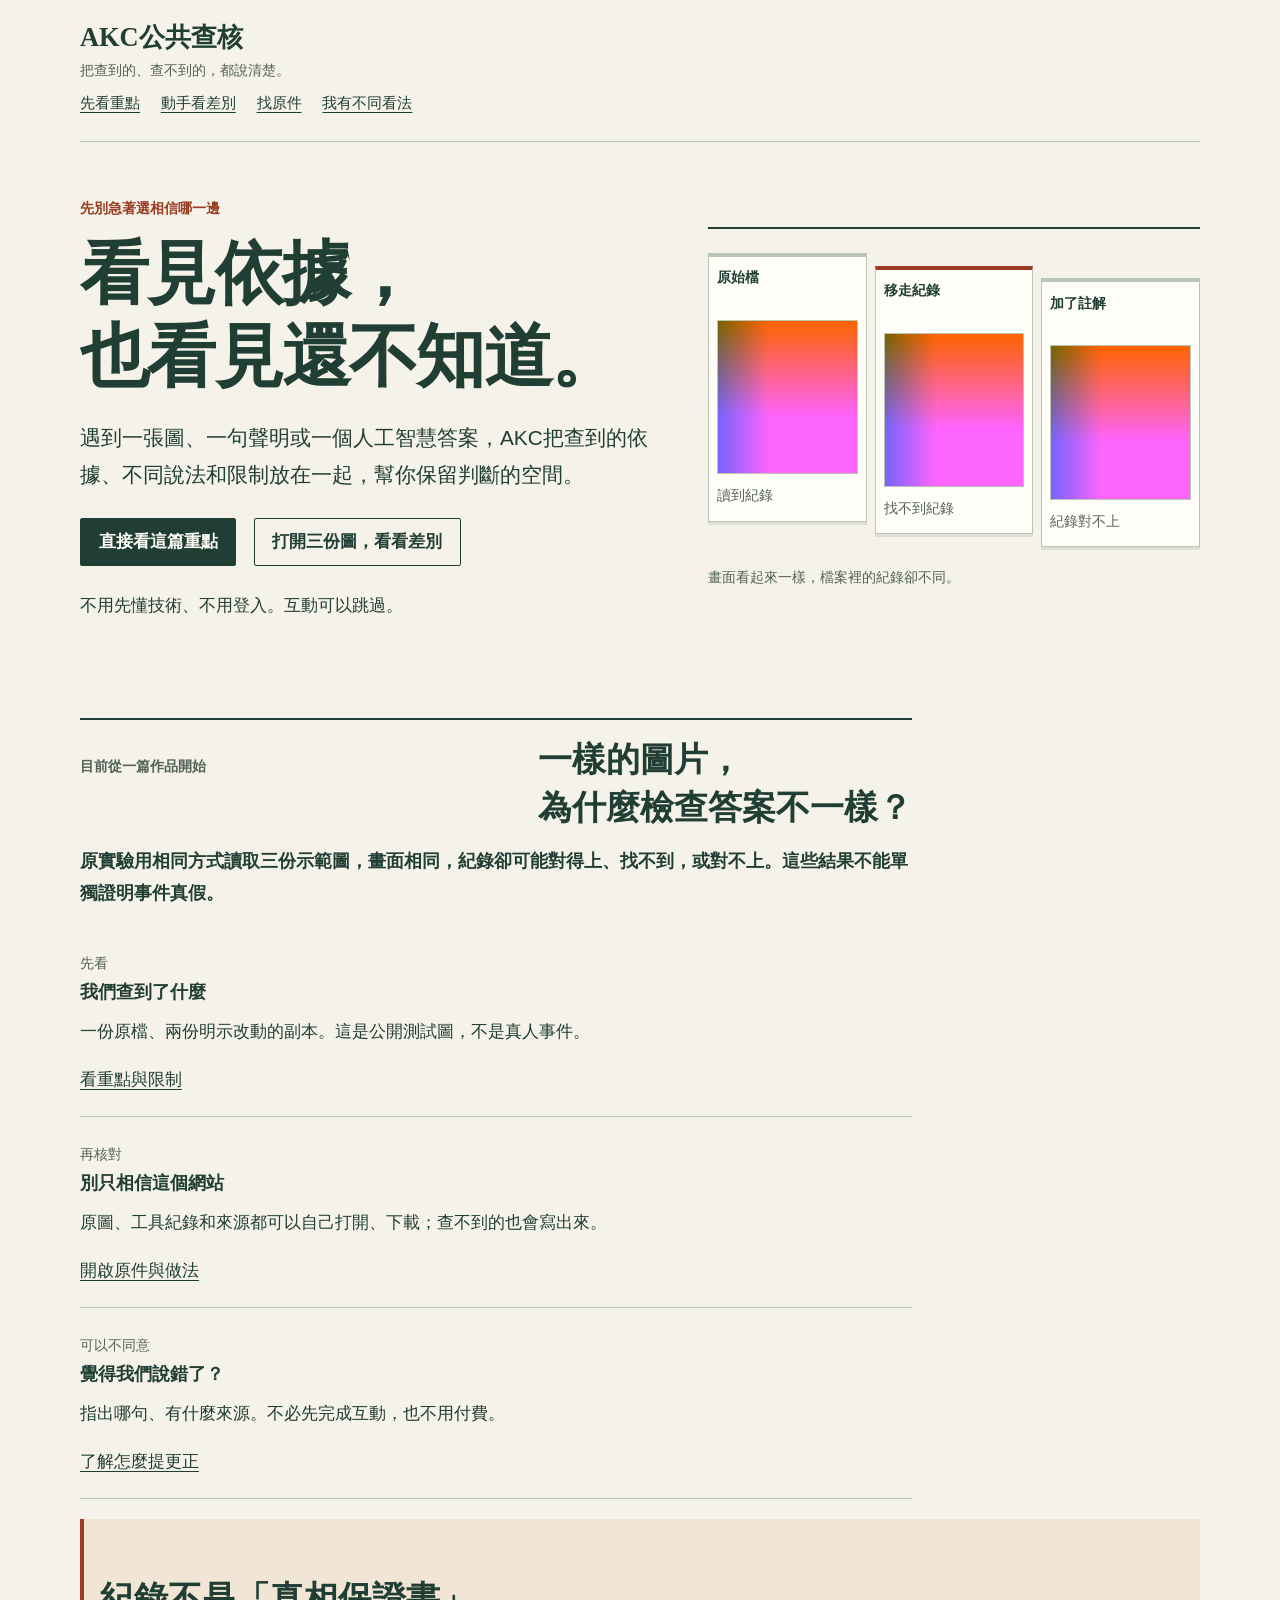
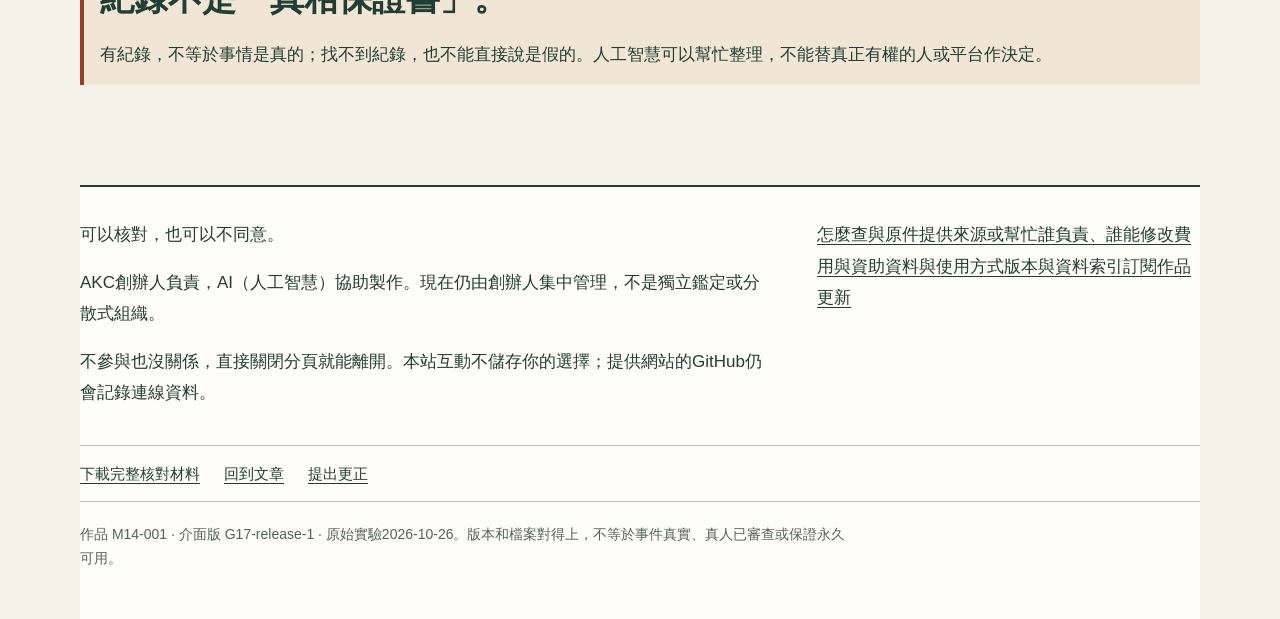
<file: docs/index.html>
<!doctype html><html lang="zh-Hant"><head><meta charset="utf-8"><meta name="viewport" content="width=device-width,initial-scale=1"><meta name="color-scheme" content="light dark"><title>看見依據，也看見還不知道｜AKC 公共查核</title><meta name="description" content="把查到的、查不到的說清楚。直接看重點，或打開三份圖片看看紀錄的差別。"><link rel="stylesheet" href="style.css"><link rel="canonical" href="https://u0u0io4rg4o0b-lab.github.io/akc-public-reference-media/index.html"><link rel="alternate" type="application/rss+xml" title="訂閱AKC作品更新" href="https://u0u0io4rg4o0b-lab.github.io/akc-public-reference-media/feed.xml"></head><body><a class="skip-link" href="#main">跳到主要內容</a><header class="masthead wrap"><a class="brand" href="index.html" aria-label="AKC公共查核首頁">AKC<span>公共查核</span></a><p class="tagline">把查到的、查不到的，都說清楚。</p><nav class="main-nav" aria-label="主要入口"><a href="article.html">先看重點</a><a href="explore.html">動手看差別</a><a href="method.html#originals">找原件</a><a href="corrections.html">我有不同看法</a></nav></header><main id="main" class="wrap" tabindex="-1"><section class="hero"><div class="hero-copy"><p class="eyebrow">先別急著選相信哪一邊</p><h1>看見依據，<br>也看見還不知道。</h1><p class="lead">遇到一張圖、一句聲明或一個人工智慧答案，AKC把查到的依據、不同說法和限制放在一起，幫你保留判斷的空間。</p><div class="actions"><a class="button" href="article.html#quick-take">直接看這篇重點</a><a class="button secondary" href="explore.html">打開三份圖，看看差別</a></div><p class="utility">不用先懂技術、不用登入。互動可以跳過。</p></div><div class="hero-visual" aria-label="本篇使用的三份公開測試材料"><div class="paper-stack"><div class="paper"><span class="paper-tab">原始檔</span><img class="paper-img" src="evidence/m14/original.jpg" alt="同一公開漸層測試圖的原始檔"><p class="paper-caption">讀到紀錄</p></div><div class="paper"><span class="paper-tab">移走紀錄</span><img class="paper-img" src="evidence/m14/stripped-app11.jpg" alt="同一公開漸層測試圖的移走紀錄"><p class="paper-caption">找不到紀錄</p></div><div class="paper"><span class="paper-tab">加了註解</span><img class="paper-img" src="evidence/m14/comment-inserted.jpg" alt="同一公開漸層測試圖的加了註解"><p class="paper-caption">紀錄對不上</p></div></div><p class="annotation">畫面看起來一樣，檔案裡的紀錄卻不同。</p></div></section><section class="reading-steps"><div class="section-heading"><p class="eyebrow">目前從一篇作品開始</p><h2>一樣的圖片，<br>為什麼檢查答案不一樣？</h2></div><p class="article-current-summary">原實驗用相同方式讀取三份示範圖，畫面相同，紀錄卻可能對得上、找不到，或對不上。這些結果不能單獨證明事件真假。</p><div class="three-read"><section><span class="meta">先看</span><h3>我們查到了什麼</h3><p>一份原檔、兩份明示改動的副本。這是公開測試圖，不是真人事件。</p><a href="article.html">看重點與限制</a></section><section><span class="meta">再核對</span><h3>別只相信這個網站</h3><p>原圖、工具紀錄和來源都可以自己打開、下載；查不到的也會寫出來。</p><a href="method.html#originals">開啟原件與做法</a></section><section><span class="meta">可以不同意</span><h3>覺得我們說錯了？</h3><p>指出哪句、有什麼來源。不必先完成互動，也不用付費。</p><a href="corrections.html">了解怎麼提更正</a></section></div></section><aside class="important"><h2>紀錄不是「真相保證書」。</h2><p>有紀錄，不等於事情是真的；找不到紀錄，也不能直接說是假的。人工智慧可以幫忙整理，不能替真正有權的人或平台作決定。</p></aside></main><footer class="site-footer wrap"><div class="foot-grid"><div><p class="footer-heading">可以核對，也可以不同意。</p><p>AKC創辦人負責，AI（人工智慧）協助製作。現在仍由創辦人集中管理，不是獨立鑑定或分散式組織。</p><p>不參與也沒關係，直接關閉分頁就能離開。本站互動不儲存你的選擇；提供網站的GitHub仍會記錄連線資料。</p></div><nav aria-label="其他資料"><a href="method.html">怎麼查與原件</a><a href="participate.html">提供來源或幫忙</a><a href="governance.html">誰負責、誰能修改</a><a href="funding.html">費用與資助</a><a href="privacy.html">資料與使用方式</a><a href="export.json">版本與資料索引</a><a href="feed.xml">訂閱作品更新</a></nav></div><div class="source-strip"><a href="https://u0u0io4rg4o0b-lab.github.io/akc-public-reference-media/downloads/AKC-media-M14-001-G17-release-1.zip" download>下載完整核對材料</a><a href="article.html">回到文章</a><a href="corrections.html">提出更正</a></div><p class="meta" id="edition">作品 M14-001 · 介面版 G17-release-1 · 原始實驗2026-10-26。版本和檔案對得上，不等於事件真實、真人已審查或保證永久可用。</p></footer></body></html>
</file>
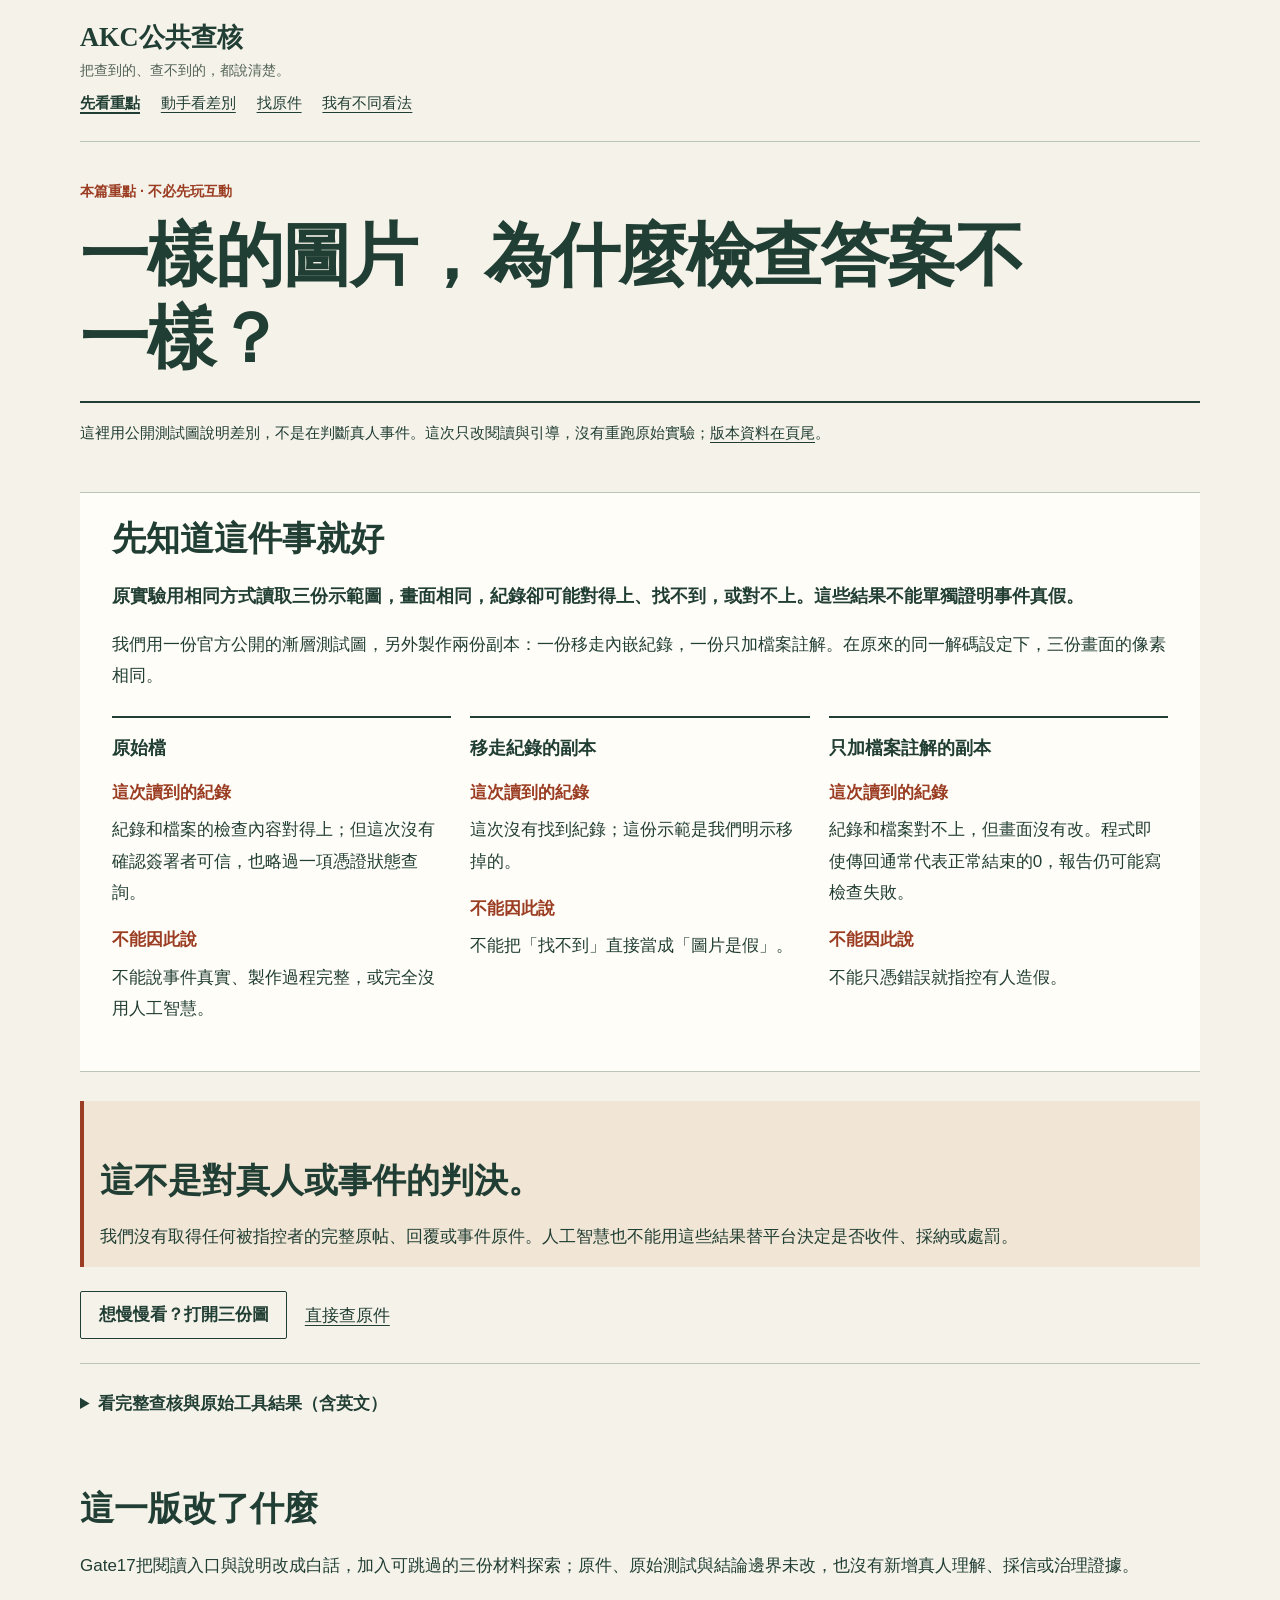
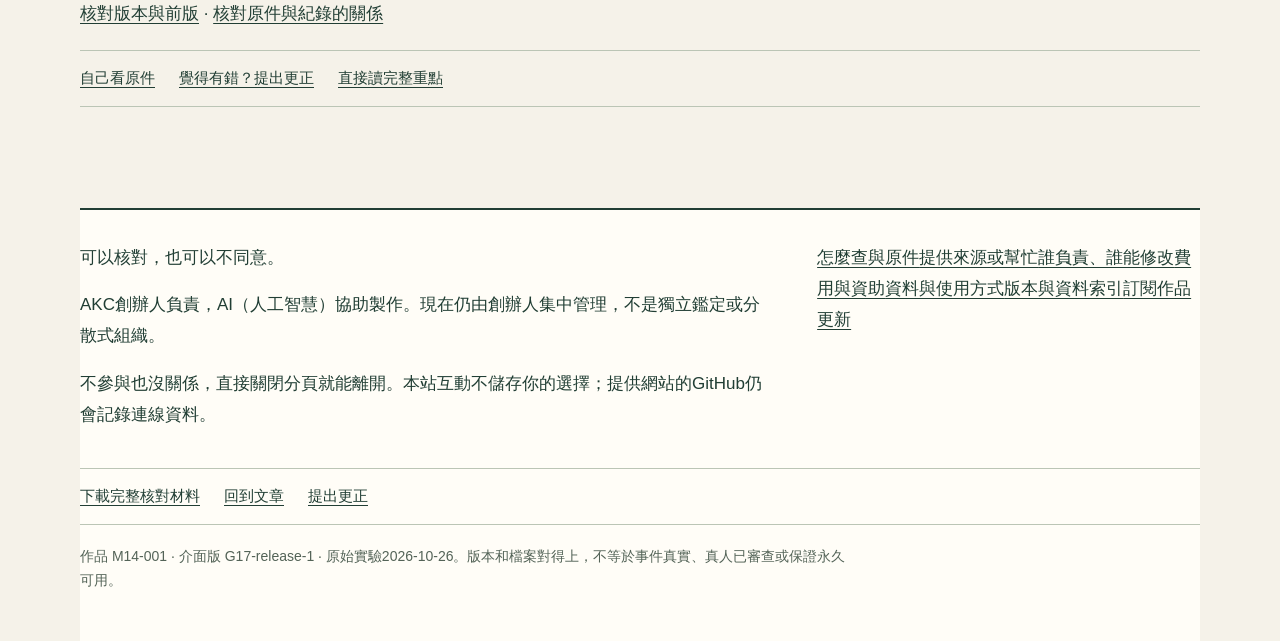
<file: docs/article.html>
<!doctype html><html lang="zh-Hant"><head><meta charset="utf-8"><meta name="viewport" content="width=device-width,initial-scale=1"><meta name="color-scheme" content="light dark"><title>一樣的圖片，為什麼檢查答案不一樣？｜AKC 公共查核</title><meta name="description" content="把查到的、查不到的說清楚。直接看重點，或打開三份圖片看看紀錄的差別。"><link rel="stylesheet" href="style.css"><link rel="canonical" href="https://u0u0io4rg4o0b-lab.github.io/akc-public-reference-media/article.html"><link rel="alternate" type="application/rss+xml" title="訂閱AKC作品更新" href="https://u0u0io4rg4o0b-lab.github.io/akc-public-reference-media/feed.xml"></head><body><a class="skip-link" href="#main">跳到主要內容</a><header class="masthead wrap"><a class="brand" href="index.html" aria-label="AKC公共查核首頁">AKC<span>公共查核</span></a><p class="tagline">把查到的、查不到的，都說清楚。</p><nav class="main-nav" aria-label="主要入口"><a href="article.html" aria-current="page">先看重點</a><a href="explore.html">動手看差別</a><a href="method.html#originals">找原件</a><a href="corrections.html">我有不同看法</a></nav></header><main id="main" class="wrap" tabindex="-1"><p class="eyebrow">本篇重點 · 不必先玩互動</p><h1>一樣的圖片，為什麼檢查答案不一樣？</h1><p class="editor-note">這裡用公開測試圖說明差別，不是在判斷真人事件。這次只改閱讀與引導，沒有重跑原始實驗；<a href="#edition">版本資料在頁尾</a>。</p><section id="quick-take" class="quick-take"><h2>先知道這件事就好</h2><p class="article-current-summary">原實驗用相同方式讀取三份示範圖，畫面相同，紀錄卻可能對得上、找不到，或對不上。這些結果不能單獨證明事件真假。</p><p>我們用一份官方公開的漸層測試圖，另外製作兩份副本：一份移走內嵌紀錄，一份只加檔案註解。在原來的同一解碼設定下，三份畫面的像素相同。</p><div class="result-list" aria-label="三份示範檔的結果與限制"><section class="plain-result"><h3>原始檔</h3><p class="result-label">這次讀到的紀錄</p><p>紀錄和檔案的檢查內容對得上；但這次沒有確認簽署者可信，也略過一項憑證狀態查詢。</p><p class="result-label">不能因此說</p><p>不能說事件真實、製作過程完整，或完全沒用人工智慧。</p></section><section class="plain-result"><h3>移走紀錄的副本</h3><p class="result-label">這次讀到的紀錄</p><p>這次沒有找到紀錄；這份示範是我們明示移掉的。</p><p class="result-label">不能因此說</p><p>不能把「找不到」直接當成「圖片是假」。</p></section><section class="plain-result"><h3>只加檔案註解的副本</h3><p class="result-label">這次讀到的紀錄</p><p>紀錄和檔案對不上，但畫面沒有改。程式即使傳回通常代表正常結束的0，報告仍可能寫檢查失敗。</p><p class="result-label">不能因此說</p><p>不能只憑錯誤就指控有人造假。</p></section></div></section><aside class="important"><h2>這不是對真人或事件的判決。</h2><p>我們沒有取得任何被指控者的完整原帖、回覆或事件原件。人工智慧也不能用這些結果替平台決定是否收件、採納或處罰。</p></aside><div class="actions"><a class="button secondary" href="explore.html">想慢慢看？打開三份圖</a><a href="method.html#originals">直接查原件</a></div><details class="technical"><summary>看完整查核與原始工具結果（含英文）</summary><p class="editor-note">下方沿用原查核紀錄；原始測試與規則讀取範圍是2026-10-26，並非本次重新驗證。英文狀態是工具報告，不是真假標章。</p><h2>先問清楚，你要判斷哪一件事</h2><div class="grid"><section><h3>來源與過程</h3><p>誰、用什麼，從何時起留下哪些紀錄？</p><p class="small">署名、簽章或AI標示不保證涵蓋全部過程。</p></section><section><h3>事實與情境</h3><p>事件、地點、時間或因果有沒有原證？</p><p class="small">本次只測官方漸層圖，不查任何真人事件或動物影片。</p></section><section><h3>品質與責任</h3><p>作品符合哪些品質？誰審過哪版並負責？</p><p class="small">程式測試、憑證讀回、領域專業與真人覆核分開。</p></section><section><h3>投稿與採納規則</h3><p>這個平台、內容類型、日期允許什麼？</p><p class="small">平台有權者決定受理；查核者不能保證採納或申訴成功。</p></section></div>
<h2>一張公開測試圖，三份檔案</h2><figure><img src="[data-uri]" alt="官方公開測試素材：綠橙藍粉紅的漸層繪圖；不是本輪真人照片"><figcaption>素材：C2PA public-testfiles／Adobe測試漸層，CC BY-SA4.0；固定版本與改動見下方。圖中沒有需要辨認的人物或事件。</figcaption></figure>
<p>原件宣告的是<code>created</code>與<code>drawing／gradient</code>。我們沒有要求模型憑外觀猜AI，也沒有把署名欄當成人的創作證明。</p>
<table><caption class="small">官方c2patool v0.28.3，本機顯式空設定；這是既有讀回紀錄</caption><thead><tr><th>檔案</th><th>本次工具結果</th><th>可以怎麼解讀</th></tr></thead><tbody><tr><th scope="row">原件</th><td>Valid<br><span class="small">exit 0</span></td><td>工具回報Valid；簽署者untrusted，OCSP skipped。不是Trusted或事件真實。</td></tr><tr><th scope="row">去除內嵌APP11的副本</th><td>NO_CLAIM_REPORTED<br><span class="small">exit 1</span></td><td>exit1：No claim found。只表示這次本機讀取沒找到聲明，不能判假。</td></tr><tr><th scope="row">只插入JPEG註解的副本</th><td>Invalid<br><span class="small">exit 0</span></td><td>工具回報Invalid／dataHash mismatch，但exit0。資料綁定失敗不表示像素改變。</td></tr></tbody></table>
<p><strong>三份都成功解碼成相同的8,386,560 bytes RGB24資料。</strong>同一FFmpeg設定下像素雜湊相同；檔案bytes與雜湊不同。這只覆蓋這三份檔案及此解碼設定，不是所有軟體、所有圖片或偵測準確率。</p>
<p>因此，標記消失不等於圖片變假；資料綁定失敗也不自動表示畫面被改。反過來，原件的工具<code>Valid</code>也不是實拍、完整製作史、純人工或可信簽署者的證明。這次報告的<code>specVersion</code>是2.4.0，且同時保留<code>signingCredential.untrusted</code>、<code>signingCredential.ocsp.skipped</code>。時間戳的子結果不替簽署者背書。</p>
<details><summary>自行核對原件、命令與雜湊</summary><p>原件SHA256：<code>75a8da33f6eaf1e16bf3b42cd78913b22b2e6a671fda217a508b1ba4230ce864</code></p><p>RGB24 SHA256：<code>691c490a5ad73c9ff965d5cd7fd57f868f8add041c85fa4b101e14cc79929baf</code></p><p>原件版本：<code>public-testfiles@22beccc075707475b038d8789d0136c009e43143</code>，路徑<code>legacy/1.4/image/jpeg/adobe-20220124-C.jpg</code>。</p><pre>c2patool --settings ./settings.json --detailed FILE.jpg
ffmpeg -v error -i FILE.jpg -f rawvideo -pix_fmt rgb24 -</pre><p><code>settings.json</code>為空物件。去除版只移除內嵌APP11段；註解版只在掃描資料前插入JPEG COM，未重新簽署。</p><p><a href="evidence/m14/run-summary.json">公開節錄</a> · <a href="evidence/m14/run-summary.json">相對命令與結果索引</a> · <a href="evidence/m14/README.md">重做說明</a> · <a href="evidence/m14/original.jpg">保留原件</a></p></details>
<h2>同樣「有AI參與」，投稿規則仍可能不同</h2><p>下面只核兩個具名流程。curl的程式貢獻、Stack Overflow的問答投稿，內容類型及決定權不同；沒有把同一篇投稿跨站測試，也未取得任何被拒原文。</p><section class="policy"><h3>curl：程式貢獻／問題報告</h3><p>官方接受符合一般品質、測試與授權要求的AI輔助程式。若用AI找問題，須揭露並自行核實；是否合併仍由維護者審查。</p><p class="small">官方CONTRIBUTE固定commit 7e1001bcd69967707cf6fee9e71fc10dd244d509；讀取2026-10-26。</p><a href="https://github.com/curl/curl/blob/7e1001bcd69967707cf6fee9e71fc10dd244d509/docs/CONTRIBUTE.md">核對官方原文 ↗</a></section><section class="policy"><h3>Stack Overflow：問答投稿</h3><p>本次讀到的Help禁止用生成式AI起草全部或部分投稿。內容測試正確、標註AI或人工改寫，都不能自行推成已符合這項規則；不據此判定任何未取得原文的投稿違規。</p><p class="small">動態Help於2026-10-26讀取，未取得不可變歷史版；不回推舊案。</p><a href="https://stackoverflow.com/help/gen-ai-policy">核對官方原文 ↗</a></section>
<p>人工反覆修改不會自動抹去製作歷史；內容正確與符合投稿規則也須分開。公開規則不能告訴我們某人實際用了哪些工具、遭拒的完整原因，或歷史日期的規則是否相同。<strong>未取得的原帖、完整回覆與來源，仍然不知道。</strong></p>
<h2>這份查核沒有證明什麼</h2><ul><li>官方公開非敏感測試素材，非真人被誤判案例；兩份改動副本為AKC本機構造，非網路事件。</li><li>原件檔名含20220124，manifest有2023-01-24時間，本輪取得於2026-10-26；三者不可互換。</li><li>原件manifest宣告created、drawing/gradient。這是可讀聲明，不是每一步製作歷史的外部見證。</li><li>公用測試簽署憑證不等於拍攝者身分或機構背書；未加入測試根、未簽新檔、未上傳至Inspect。</li><li>CLI本次報告specVersion2.4.0；不是2.5完整符合性測試。未做網路封包追蹤，不保證程式完全沒有嘗試網路。</li></ul><p>我們沒有跑AI偵測器，也未測誤判率；未採訪、未聯絡平台、沒有取得外部回覆或正式鑑識、法律及真人編輯審查。這篇不證明有人作弊、平台誤判、動物影片是AI，或作品完全沒用AI。</p>
<h2>編輯、不同意與更正</h2><p>本篇由AI依授權製作；AKC創辦人承擔責任編輯角色，不代表本人已逐句覆核、獨立人類審查或外部專家鑑定。現行<a href="corrections.html">更正與異議規則</a>及<a href="funding.html">資助界線</a>不依付費而改變。公開更正與非敏感反例使用更正頁所列GitHub Issues，不接私密證據或敏感附件，亦不保證固定回覆時間。</p><h2>來源與再利用</h2><ul><li><a href="https://github.com/c2pa-org/public-testfiles/tree/22beccc075707475b038d8789d0136c009e43143/legacy/1.4/image">官方素材與固定版本 ↗</a></li><li><a href="https://github.com/c2pa-org/public-testfiles/blob/22beccc075707475b038d8789d0136c009e43143/LICENSE">素材CC BY-SA4.0授權 ↗</a></li><li><a href="https://spec.c2pa.org/specifications/specifications/2.3/explainer/Explainer.html">C2PA來源資訊與真實性的界線（Explainer2.3） ↗</a></li><li><a href="https://github.com/contentauth/c2patool/releases/tag/v0.28.3">C2PA Tool v0.28.3 ↗</a></li></ul><p class="small">漸層素材與衍生副本：C2PA public-testfiles貢獻者／CC BY-SA4.0；本輪改動僅為APP11去除、COM插入，無來源背書。素材<a href="evidence/m14/LICENSE-CC-BY-SA-4.0.txt">完整授權</a>。沒有搬用AFP或其他媒體照片。本媒體新文字採CC BY4.0、程式採MIT；範圍見授權頁，既有測試素材授權不變，不涵蓋其他研究或產品。</p>
</details><section><h2>這一版改了什麼</h2><p>Gate17把閱讀入口與說明改成白話，加入可跳過的三份材料探索；原件、原始測試與結論邊界未改，也沒有新增真人理解、採信或治理證據。</p><p><a href="export.json">核對版本與前版</a> · <a href="evidence-catalog.json">核對原件與紀錄的關係</a></p></section><div class="source-strip"><a href="method.html#originals">自己看原件</a><a href="corrections.html">覺得有錯？提出更正</a><a href="article.html">直接讀完整重點</a></div></main><footer class="site-footer wrap"><div class="foot-grid"><div><p class="footer-heading">可以核對，也可以不同意。</p><p>AKC創辦人負責，AI（人工智慧）協助製作。現在仍由創辦人集中管理，不是獨立鑑定或分散式組織。</p><p>不參與也沒關係，直接關閉分頁就能離開。本站互動不儲存你的選擇；提供網站的GitHub仍會記錄連線資料。</p></div><nav aria-label="其他資料"><a href="method.html">怎麼查與原件</a><a href="participate.html">提供來源或幫忙</a><a href="governance.html">誰負責、誰能修改</a><a href="funding.html">費用與資助</a><a href="privacy.html">資料與使用方式</a><a href="export.json">版本與資料索引</a><a href="feed.xml">訂閱作品更新</a></nav></div><div class="source-strip"><a href="https://u0u0io4rg4o0b-lab.github.io/akc-public-reference-media/downloads/AKC-media-M14-001-G17-release-1.zip" download>下載完整核對材料</a><a href="article.html">回到文章</a><a href="corrections.html">提出更正</a></div><p class="meta" id="edition">作品 M14-001 · 介面版 G17-release-1 · 原始實驗2026-10-26。版本和檔案對得上，不等於事件真實、真人已審查或保證永久可用。</p></footer></body></html>
</file>
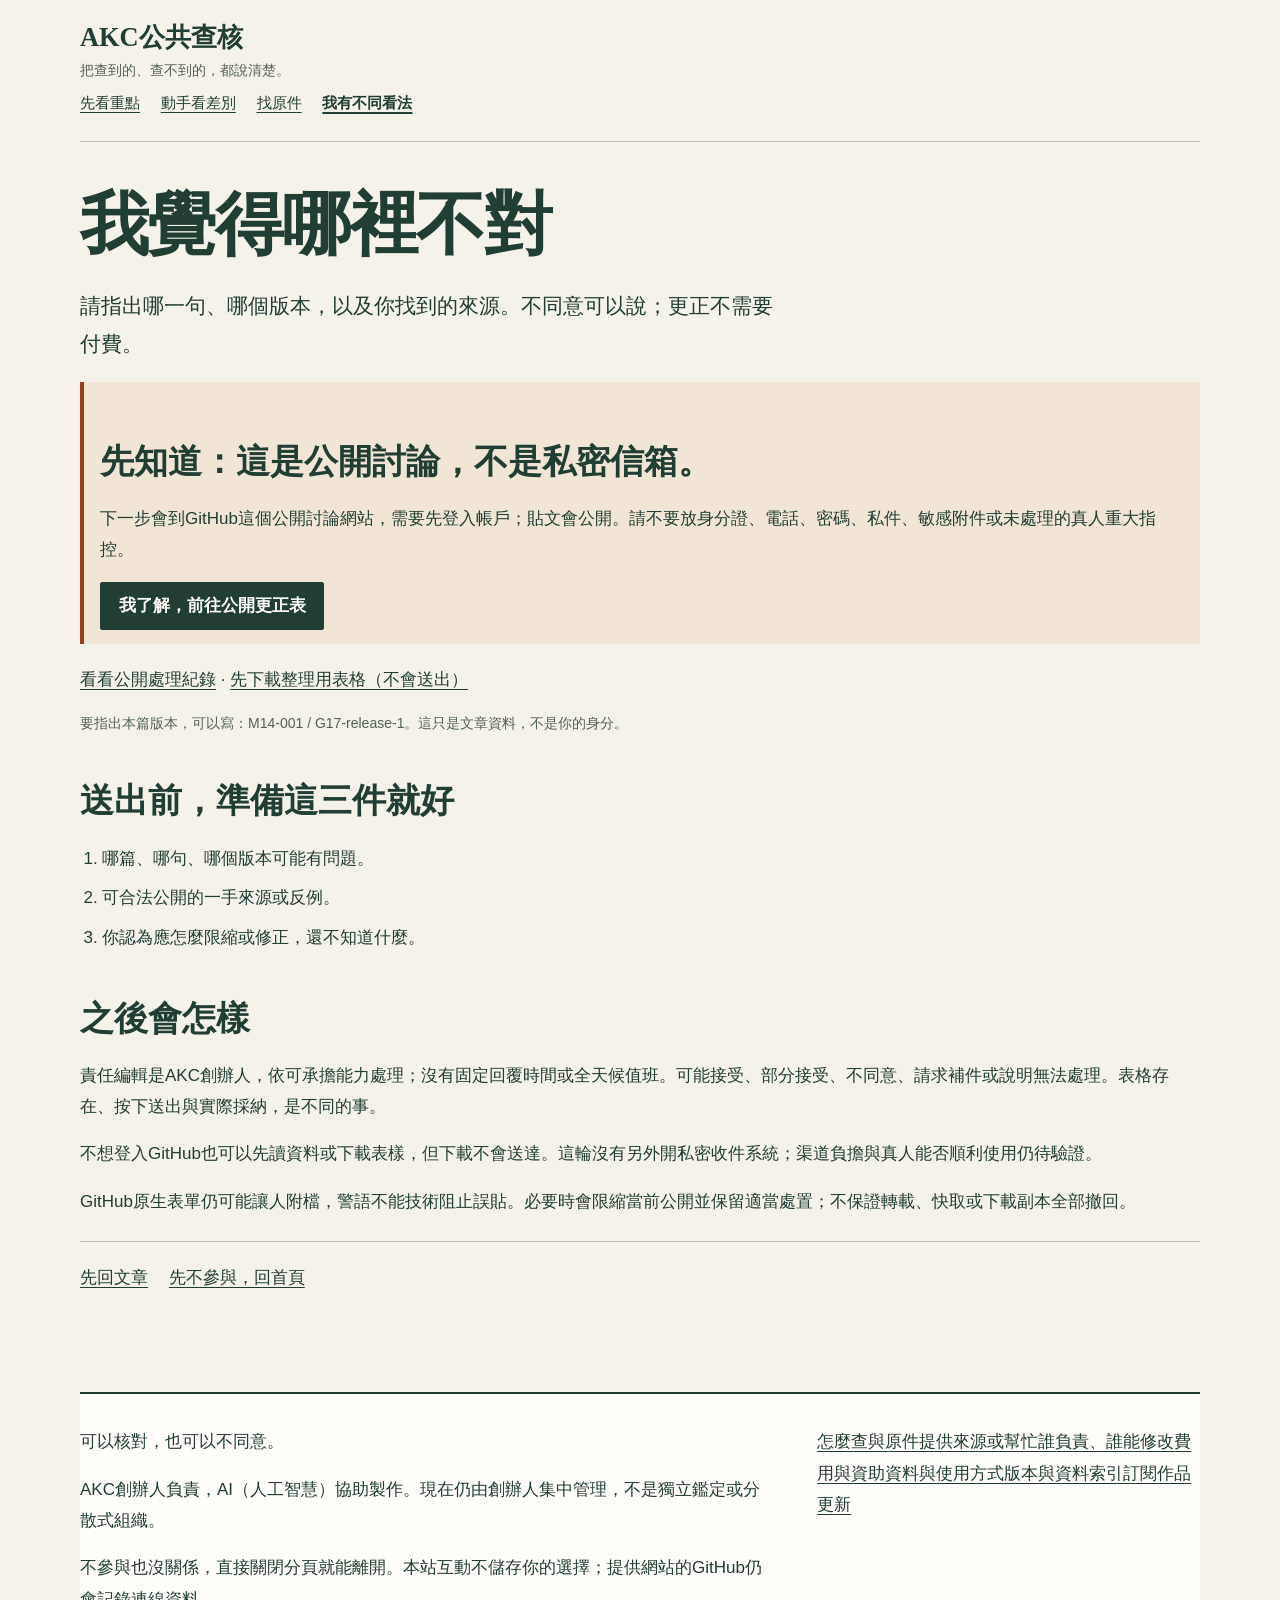
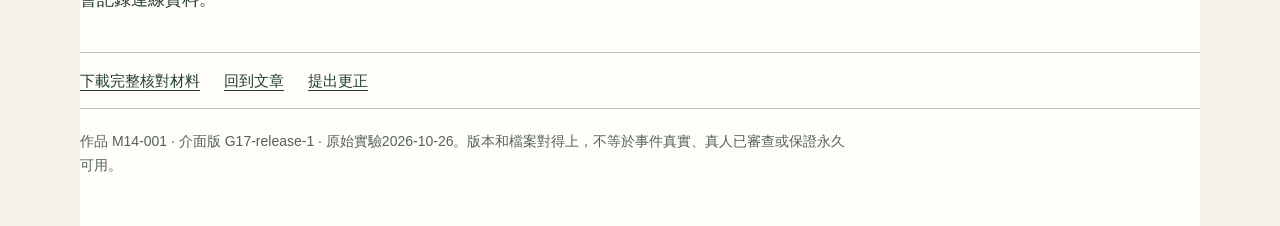
<file: docs/corrections.html>
<!doctype html><html lang="zh-Hant"><head><meta charset="utf-8"><meta name="viewport" content="width=device-width,initial-scale=1"><meta name="color-scheme" content="light dark"><title>我覺得哪裡不對｜AKC 公共查核</title><meta name="description" content="把查到的、查不到的說清楚。直接看重點，或打開三份圖片看看紀錄的差別。"><link rel="stylesheet" href="style.css"><link rel="canonical" href="https://u0u0io4rg4o0b-lab.github.io/akc-public-reference-media/corrections.html"><link rel="alternate" type="application/rss+xml" title="訂閱AKC作品更新" href="https://u0u0io4rg4o0b-lab.github.io/akc-public-reference-media/feed.xml"></head><body><a class="skip-link" href="#main">跳到主要內容</a><header class="masthead wrap"><a class="brand" href="index.html" aria-label="AKC公共查核首頁">AKC<span>公共查核</span></a><p class="tagline">把查到的、查不到的，都說清楚。</p><nav class="main-nav" aria-label="主要入口"><a href="article.html">先看重點</a><a href="explore.html">動手看差別</a><a href="method.html#originals">找原件</a><a href="corrections.html" aria-current="page">我有不同看法</a></nav></header><main id="main" class="wrap" tabindex="-1"><h1>我覺得哪裡不對</h1><p class="lead">請指出哪一句、哪個版本，以及你找到的來源。不同意可以說；更正不需要付費。</p><aside class="important"><h2>先知道：這是公開討論，不是私密信箱。</h2><p>下一步會到GitHub這個公開討論網站，需要先登入帳戶；貼文會公開。請不要放身分證、電話、密碼、私件、敏感附件或未處理的真人重大指控。</p><a class="button" href="https://github.com/u0u0io4rg4o0b-lab/akc-public-reference-media/issues/new?template=correction.md">我了解，前往公開更正表</a></aside><p><a href="https://github.com/u0u0io4rg4o0b-lab/akc-public-reference-media/issues">看看公開處理紀錄</a> · <a href="contribute/correction.md" download>先下載整理用表格（不會送出）</a></p><p class="meta">要指出本篇版本，可以寫：M14-001 / G17-release-1。這只是文章資料，不是你的身分。</p><h2>送出前，準備這三件就好</h2><ol><li>哪篇、哪句、哪個版本可能有問題。</li><li>可合法公開的一手來源或反例。</li><li>你認為應怎麼限縮或修正，還不知道什麼。</li></ol><h2>之後會怎樣</h2><p>責任編輯是AKC創辦人，依可承擔能力處理；沒有固定回覆時間或全天候值班。可能接受、部分接受、不同意、請求補件或說明無法處理。表格存在、按下送出與實際採納，是不同的事。</p><p>不想登入GitHub也可以先讀資料或下載表樣，但下載不會送達。這輪沒有另外開私密收件系統；渠道負擔與真人能否順利使用仍待驗證。</p><p>GitHub原生表單仍可能讓人附檔，警語不能技術阻止誤貼。必要時會限縮當前公開並保留適當處置；不保證轉載、快取或下載副本全部撤回。</p><div class="return-links"><a href="article.html">先回文章</a><a href="index.html">先不參與，回首頁</a></div></main><footer class="site-footer wrap"><div class="foot-grid"><div><p class="footer-heading">可以核對，也可以不同意。</p><p>AKC創辦人負責，AI（人工智慧）協助製作。現在仍由創辦人集中管理，不是獨立鑑定或分散式組織。</p><p>不參與也沒關係，直接關閉分頁就能離開。本站互動不儲存你的選擇；提供網站的GitHub仍會記錄連線資料。</p></div><nav aria-label="其他資料"><a href="method.html">怎麼查與原件</a><a href="participate.html">提供來源或幫忙</a><a href="governance.html">誰負責、誰能修改</a><a href="funding.html">費用與資助</a><a href="privacy.html">資料與使用方式</a><a href="export.json">版本與資料索引</a><a href="feed.xml">訂閱作品更新</a></nav></div><div class="source-strip"><a href="https://u0u0io4rg4o0b-lab.github.io/akc-public-reference-media/downloads/AKC-media-M14-001-G17-release-1.zip" download>下載完整核對材料</a><a href="article.html">回到文章</a><a href="corrections.html">提出更正</a></div><p class="meta" id="edition">作品 M14-001 · 介面版 G17-release-1 · 原始實驗2026-10-26。版本和檔案對得上，不等於事件真實、真人已審查或保證永久可用。</p></footer></body></html>
</file>
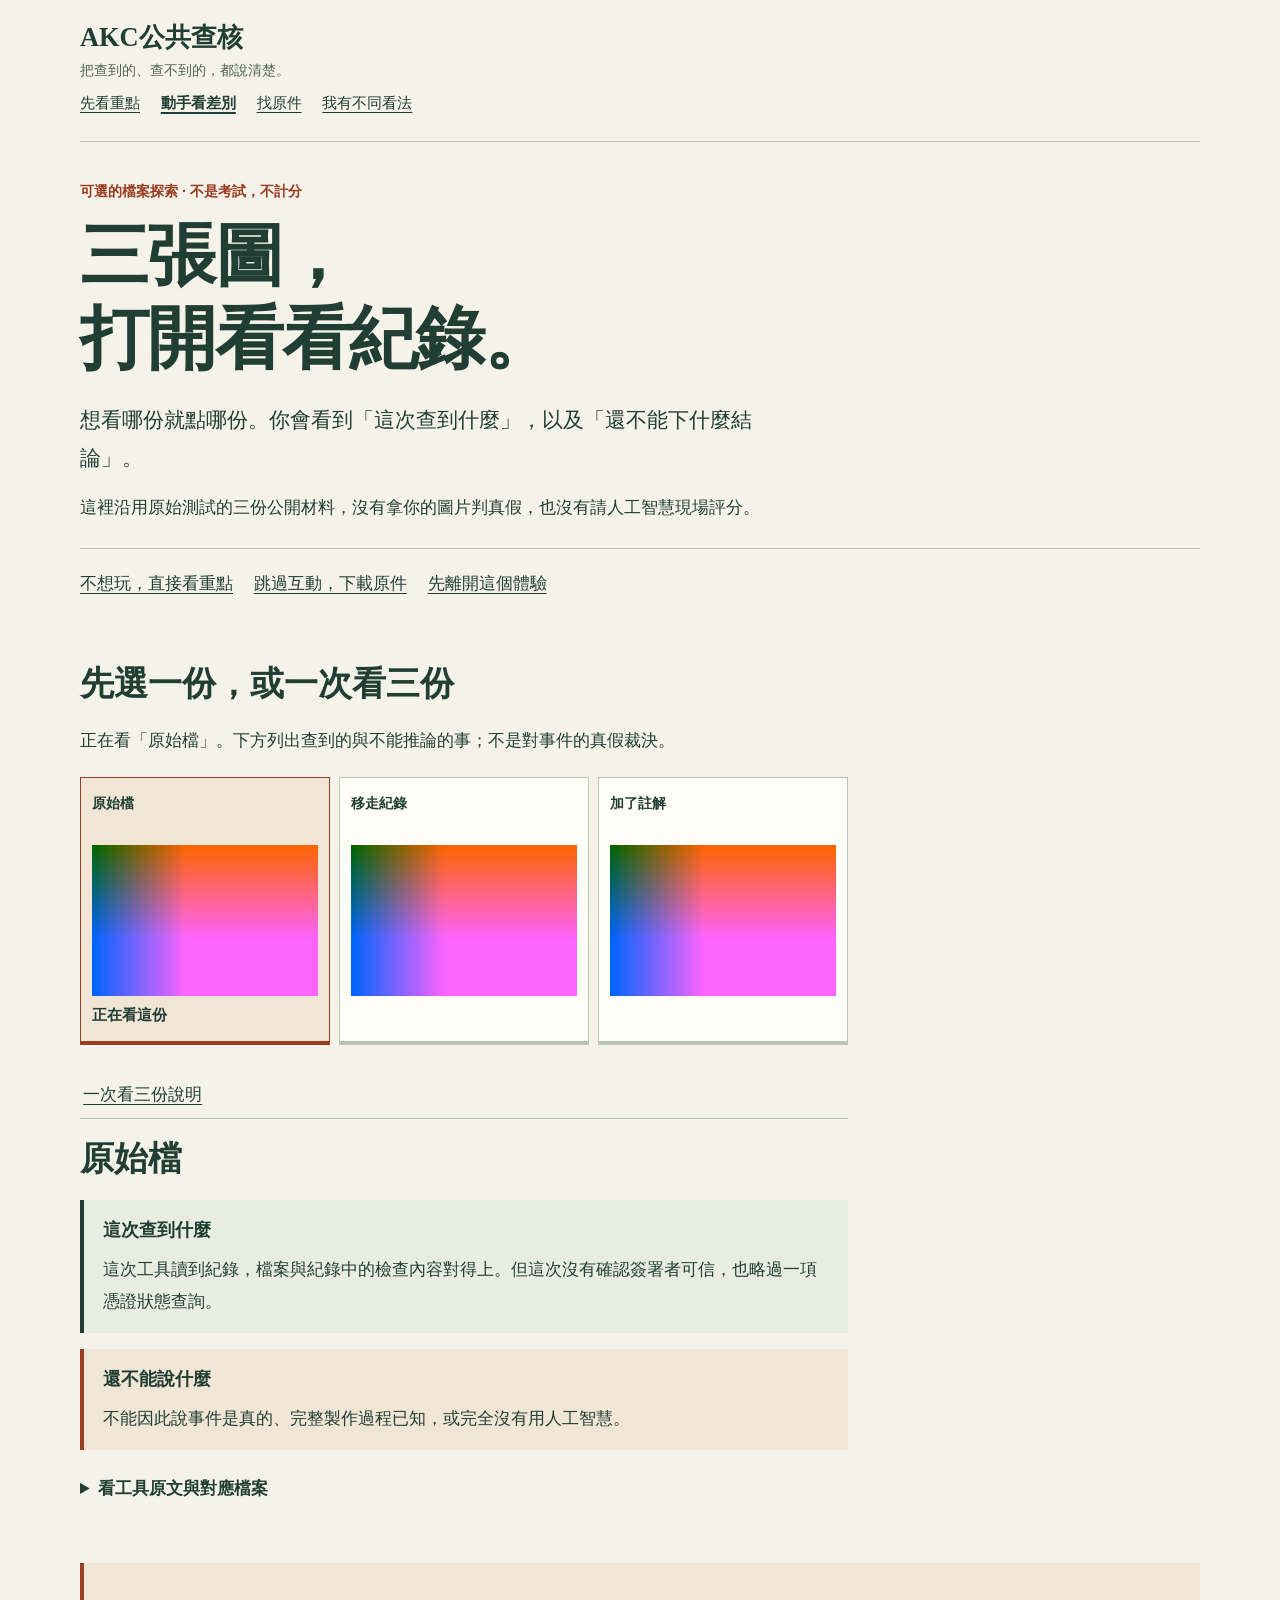
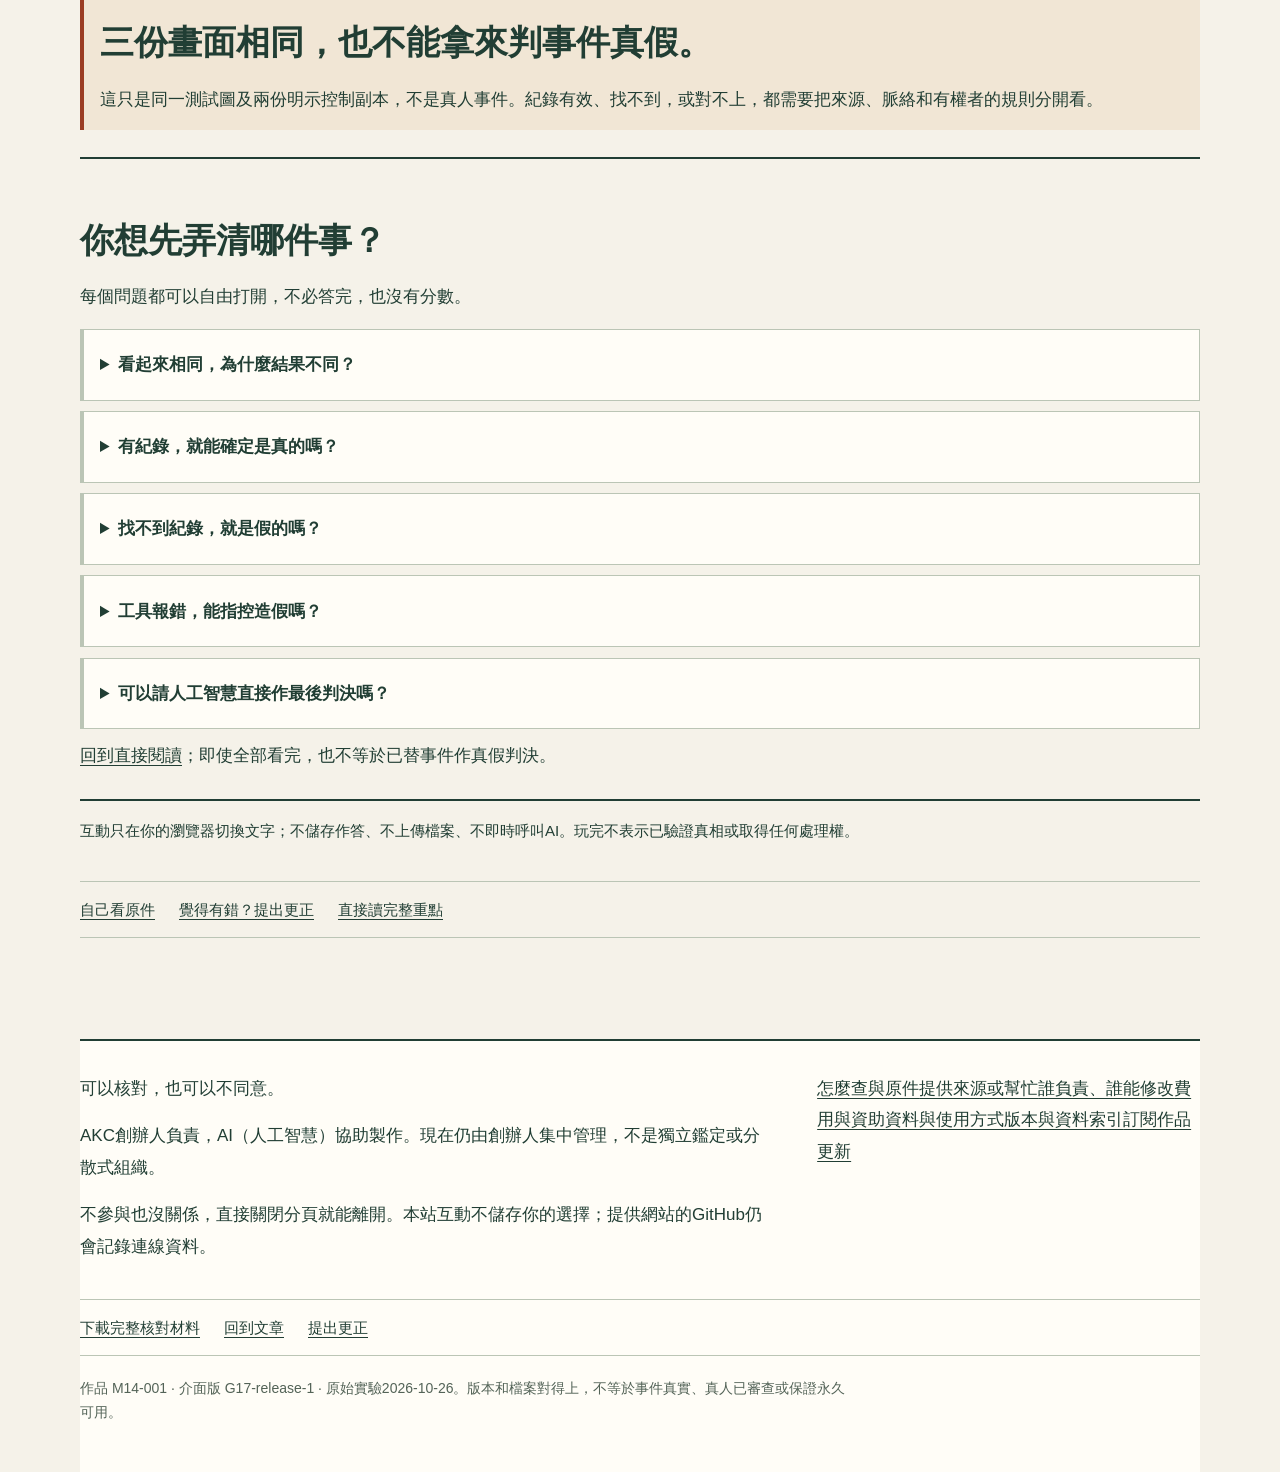
<file: docs/explore.html>
<!doctype html><html lang="zh-Hant"><head><meta charset="utf-8"><meta name="viewport" content="width=device-width,initial-scale=1"><meta name="color-scheme" content="light dark"><title>三張圖，打開看看紀錄｜AKC 公共查核</title><meta name="description" content="把查到的、查不到的說清楚。直接看重點，或打開三份圖片看看紀錄的差別。"><link rel="stylesheet" href="style.css"><link rel="canonical" href="https://u0u0io4rg4o0b-lab.github.io/akc-public-reference-media/explore.html"><link rel="alternate" type="application/rss+xml" title="訂閱AKC作品更新" href="https://u0u0io4rg4o0b-lab.github.io/akc-public-reference-media/feed.xml"></head><body><a class="skip-link" href="#main">跳到主要內容</a><header class="masthead wrap"><a class="brand" href="index.html" aria-label="AKC公共查核首頁">AKC<span>公共查核</span></a><p class="tagline">把查到的、查不到的，都說清楚。</p><nav class="main-nav" aria-label="主要入口"><a href="article.html">先看重點</a><a href="explore.html" aria-current="page">動手看差別</a><a href="method.html#originals">找原件</a><a href="corrections.html">我有不同看法</a></nav></header><main id="main" class="wrap" tabindex="-1"><p class="eyebrow">可選的檔案探索 · 不是考試，不計分</p><h1>三張圖，<br>打開看看紀錄。</h1><p class="lead">想看哪份就點哪份。你會看到「這次查到什麼」，以及「還不能下什麼結論」。</p><p>這裡沿用原始測試的三份公開材料，沒有拿你的圖片判真假，也沒有請人工智慧現場評分。</p><div class="return-links"><a href="article.html#quick-take">不想玩，直接看重點</a><a href="method.html#originals">跳過互動，下載原件</a><a href="index.html">先離開這個體驗</a></div><section class="guide-intro"><h2>先選一份，或一次看三份</h2><p id="guide-system" role="status">不用點選也能直接往下讀。若互動沒有切換，請讀下方三份說明或直接開原件。</p><div class="sample-picker" aria-label="選擇要查看的材料"><a class="sample-card" href="#record-original" data-sample="original"><span class="paper-tab">原始檔</span><img src="evidence/m14/original.jpg" alt="原始檔：相同漸層測試圖"><span class="sample-picked" hidden>正在看這份</span></a><a class="sample-card" href="#record-stripped" data-sample="stripped"><span class="paper-tab">移走紀錄</span><img src="evidence/m14/stripped-app11.jpg" alt="移走紀錄：相同漸層測試圖"><span class="sample-picked" hidden>正在看這份</span></a><a class="sample-card" href="#record-comment" data-sample="comment"><span class="paper-tab">加了註解</span><img src="evidence/m14/comment-inserted.jpg" alt="加了註解：相同漸層測試圖"><span class="sample-picked" hidden>正在看這份</span></a></div><button class="all-toggle secondary" id="show-all" type="button" hidden>一次看三份說明</button><div class="sample-panels" id="sample-panels"><section class="sample-panel" id="record-original" aria-labelledby="heading-original"><h2 id="heading-original">原始檔</h2><div class="finding"><h3>這次查到什麼</h3><p>這次工具讀到紀錄，檔案與紀錄中的檢查內容對得上。但這次沒有確認簽署者可信，也略過一項憑證狀態查詢。</p></div><div class="cannot"><h3>還不能說什麼</h3><p>不能因此說事件是真的、完整製作過程已知，或完全沒有用人工智慧。</p></div><details><summary>看工具原文與對應檔案</summary><p>沿用Gate14：Valid、signingCredential.untrusted、signingCredential.ocsp.skipped、exit 0；報告specVersion2.4.0。</p><p><a href="evidence/m14/original.jpg">打開這份原檔</a> · <a href="evidence/m14/run-summary.json">查看原測試摘要</a></p></details></section><section class="sample-panel" id="record-stripped" aria-labelledby="heading-stripped"><h2 id="heading-stripped">移走紀錄</h2><div class="finding"><h3>這次查到什麼</h3><p>這份示範移除了這類內嵌紀錄，所以工具這次沒有找到聲明；畫面仍相同。</p></div><div class="cannot"><h3>還不能說什麼</h3><p>不能把網路圖片「找不到紀錄」直接當成「圖片是假」。真實案件還要找來源與缺件原因。</p></div><details><summary>看工具原文與對應檔案</summary><p>沿用Gate14：No claim found／NO_CLAIM_REPORTED，exit 1；不是本輪新外部事件。</p><p><a href="evidence/m14/stripped-app11.jpg">打開這份原檔</a> · <a href="evidence/m14/run-summary.json">查看原測試摘要</a></p></details></section><section class="sample-panel" id="record-comment" aria-labelledby="heading-comment"><h2 id="heading-comment">加了註解</h2><div class="finding"><h3>這次查到什麼</h3><p>這份示範只插入JPEG檔案註解，沒有改變解碼畫面。工具回報紀錄與檔案對不上，程式卻仍以0結束。</p></div><div class="cannot"><h3>還不能說什麼</h3><p>不能只看錯誤就指控有人造假，也不能只看程式正常結束就說所有檢查都通過。</p></div><details><summary>看工具原文與對應檔案</summary><p>沿用Gate14：Invalid／assertion.dataHash.mismatch，同時exit 0；三份的同設定RGB24雜湊相同。</p><p><a href="evidence/m14/comment-inserted.jpg">打開這份原檔</a> · <a href="evidence/m14/run-summary.json">查看原測試摘要</a></p></details></section></div></section><aside class="important"><h2>三份畫面相同，也不能拿來判事件真假。</h2><p>這只是同一測試圖及兩份明示控制副本，不是真人事件。紀錄有效、找不到，或對不上，都需要把來源、脈絡和有權者的規則分開看。</p></aside><section class="guide-question"><h2>你想先弄清哪件事？</h2><p>每個問題都可以自由打開，不必答完，也沒有分數。</p><div class="question-list"><details class="question-item" data-question="same_pixels"><summary>看起來相同，為什麼結果不同？</summary><p>畫面只是檔案的一部分。這三份在原來的同一解碼設定下像素相同，內嵌紀錄或檔案註解卻不同，所以工具的紀錄檢查結果可能不同。這不等於已查明事件真相。</p></details><details class="question-item" data-question="valid_not_truth"><summary>有紀錄，就能確定是真的嗎？</summary><p>不能。紀錄與檔案對得上，只支持這次檢查範圍。原始檔也沒有確認簽署者可信、略過一項狀態查詢；事件是否真實、製作史是否完整、是否用了人工智慧仍不能由此判定。</p></details><details class="question-item" data-question="missing_not_fake"><summary>找不到紀錄，就是假的嗎？</summary><p>不能。這個示範是我們明示移掉紀錄；真實圖片可能缺少來源或紀錄。你現在只知道這次沒找到，不知道的部分應繼續保留，而不是補成假。</p></details><details class="question-item" data-question="mismatch_not_fraud"><summary>工具報錯，能指控造假嗎？</summary><p>不能。這份加註解的示範就讓紀錄對不上，但畫面相同。要作真人指控仍需要事件原件、脈絡、權利及相稱回應；程式正常結束，也不能蓋過報告裡的檢查失敗。</p></details><details class="question-item" data-question="AI_not_authority"><summary>可以請人工智慧直接作最後判決嗎？</summary><p>人工智慧可以協助整理、比較與找缺件，但不能補造來源、別人的同意或平台採納。平台、機構及真正有權的人須依適用規則決定；查核網站和互動完成都不產生這種權力。</p></details></div><p><a href="article.html#quick-take">回到直接閱讀</a>；即使全部看完，也不等於已替事件作真假判決。</p></section><p class="editor-note">互動只在你的瀏覽器切換文字；不儲存作答、不上傳檔案、不即時呼叫AI。玩完不表示已驗證真相或取得任何處理權。</p><div class="source-strip"><a href="method.html#originals">自己看原件</a><a href="corrections.html">覺得有錯？提出更正</a><a href="article.html">直接讀完整重點</a></div><script type="application/json" id="guide-data">{"schema_version": 1, "active": true, "work_id": "M14-001", "work_stable_id": "urn:akc:public-evidence:M14-001", "presentation_version": "G17-release-1", "source_observation_scope": "InheritedGate14publicfixture/2controlledvariants,2026-10-26; no newnative imagevalidation", "samples": [{"key": "original", "label": "原始檔", "path": "evidence/m14/original.jpg", "asset_id": "E-M14-ORIGINAL", "finding": "這次工具讀到紀錄，檔案與紀錄中的檢查內容對得上。但這次沒有確認簽署者可信，也略過一項憑證狀態查詢。", "cannot": "不能因此說事件是真的、完整製作過程已知，或完全沒有用人工智慧。", "native_note": "沿用Gate14：Valid、signingCredential.untrusted、signingCredential.ocsp.skipped、exit 0；報告specVersion2.4.0。"}, {"key": "stripped", "label": "移走紀錄", "path": "evidence/m14/stripped-app11.jpg", "asset_id": "E-M14-APP11-REMOVED", "finding": "這份示範移除了這類內嵌紀錄，所以工具這次沒有找到聲明；畫面仍相同。", "cannot": "不能把網路圖片「找不到紀錄」直接當成「圖片是假」。真實案件還要找來源與缺件原因。", "native_note": "沿用Gate14：No claim found／NO_CLAIM_REPORTED，exit 1；不是本輪新外部事件。"}, {"key": "comment", "label": "加了註解", "path": "evidence/m14/comment-inserted.jpg", "asset_id": "E-M14-COM-INSERTED", "finding": "這份示範只插入JPEG檔案註解，沒有改變解碼畫面。工具回報紀錄與檔案對不上，程式卻仍以0結束。", "cannot": "不能只看錯誤就指控有人造假，也不能只看程式正常結束就說所有檢查都通過。", "native_note": "沿用Gate14：Invalid／assertion.dataHash.mismatch，同時exit 0；三份的同設定RGB24雜湊相同。"}], "questions": [{"id": "same_pixels", "prompt": "看起來相同，為什麼結果不同？", "feedback": "畫面只是檔案的一部分。這三份在原來的同一解碼設定下像素相同，內嵌紀錄或檔案註解卻不同，所以工具的紀錄檢查結果可能不同。這不等於已查明事件真相。"}, {"id": "valid_not_truth", "prompt": "有紀錄，就能確定是真的嗎？", "feedback": "不能。紀錄與檔案對得上，只支持這次檢查範圍。原始檔也沒有確認簽署者可信、略過一項狀態查詢；事件是否真實、製作史是否完整、是否用了人工智慧仍不能由此判定。"}, {"id": "missing_not_fake", "prompt": "找不到紀錄，就是假的嗎？", "feedback": "不能。這個示範是我們明示移掉紀錄；真實圖片可能缺少來源或紀錄。你現在只知道這次沒找到，不知道的部分應繼續保留，而不是補成假。"}, {"id": "mismatch_not_fraud", "prompt": "工具報錯，能指控造假嗎？", "feedback": "不能。這份加註解的示範就讓紀錄對不上，但畫面相同。要作真人指控仍需要事件原件、脈絡、權利及相稱回應；程式正常結束，也不能蓋過報告裡的檢查失敗。"}, {"id": "AI_not_authority", "prompt": "可以請人工智慧直接作最後判決嗎？", "feedback": "人工智慧可以協助整理、比較與找缺件，但不能補造來源、別人的同意或平台採納。平台、機構及真正有權的人須依適用規則決定；查核網站和互動完成都不產生這種權力。"}], "meaning": "Publicsourceobservations vs AIassistedexplanations separate; choicesnotstored/graded/streamed; no truthcertification", "human_learning_benefit": "UNKNOWN_NOT_TESTED", "original_source_roles": "evidence-catalog.json", "current_summary": "原實驗用相同方式讀取三份示範圖，畫面相同，紀錄卻可能對得上、找不到，或對不上。這些結果不能單獨證明事件真假。"}</script><script src="guide.js" defer></script></main><footer class="site-footer wrap"><div class="foot-grid"><div><p class="footer-heading">可以核對，也可以不同意。</p><p>AKC創辦人負責，AI（人工智慧）協助製作。現在仍由創辦人集中管理，不是獨立鑑定或分散式組織。</p><p>不參與也沒關係，直接關閉分頁就能離開。本站互動不儲存你的選擇；提供網站的GitHub仍會記錄連線資料。</p></div><nav aria-label="其他資料"><a href="method.html">怎麼查與原件</a><a href="participate.html">提供來源或幫忙</a><a href="governance.html">誰負責、誰能修改</a><a href="funding.html">費用與資助</a><a href="privacy.html">資料與使用方式</a><a href="export.json">版本與資料索引</a><a href="feed.xml">訂閱作品更新</a></nav></div><div class="source-strip"><a href="https://u0u0io4rg4o0b-lab.github.io/akc-public-reference-media/downloads/AKC-media-M14-001-G17-release-1.zip" download>下載完整核對材料</a><a href="article.html">回到文章</a><a href="corrections.html">提出更正</a></div><p class="meta" id="edition">作品 M14-001 · 介面版 G17-release-1 · 原始實驗2026-10-26。版本和檔案對得上，不等於事件真實、真人已審查或保證永久可用。</p></footer></body></html>
</file>
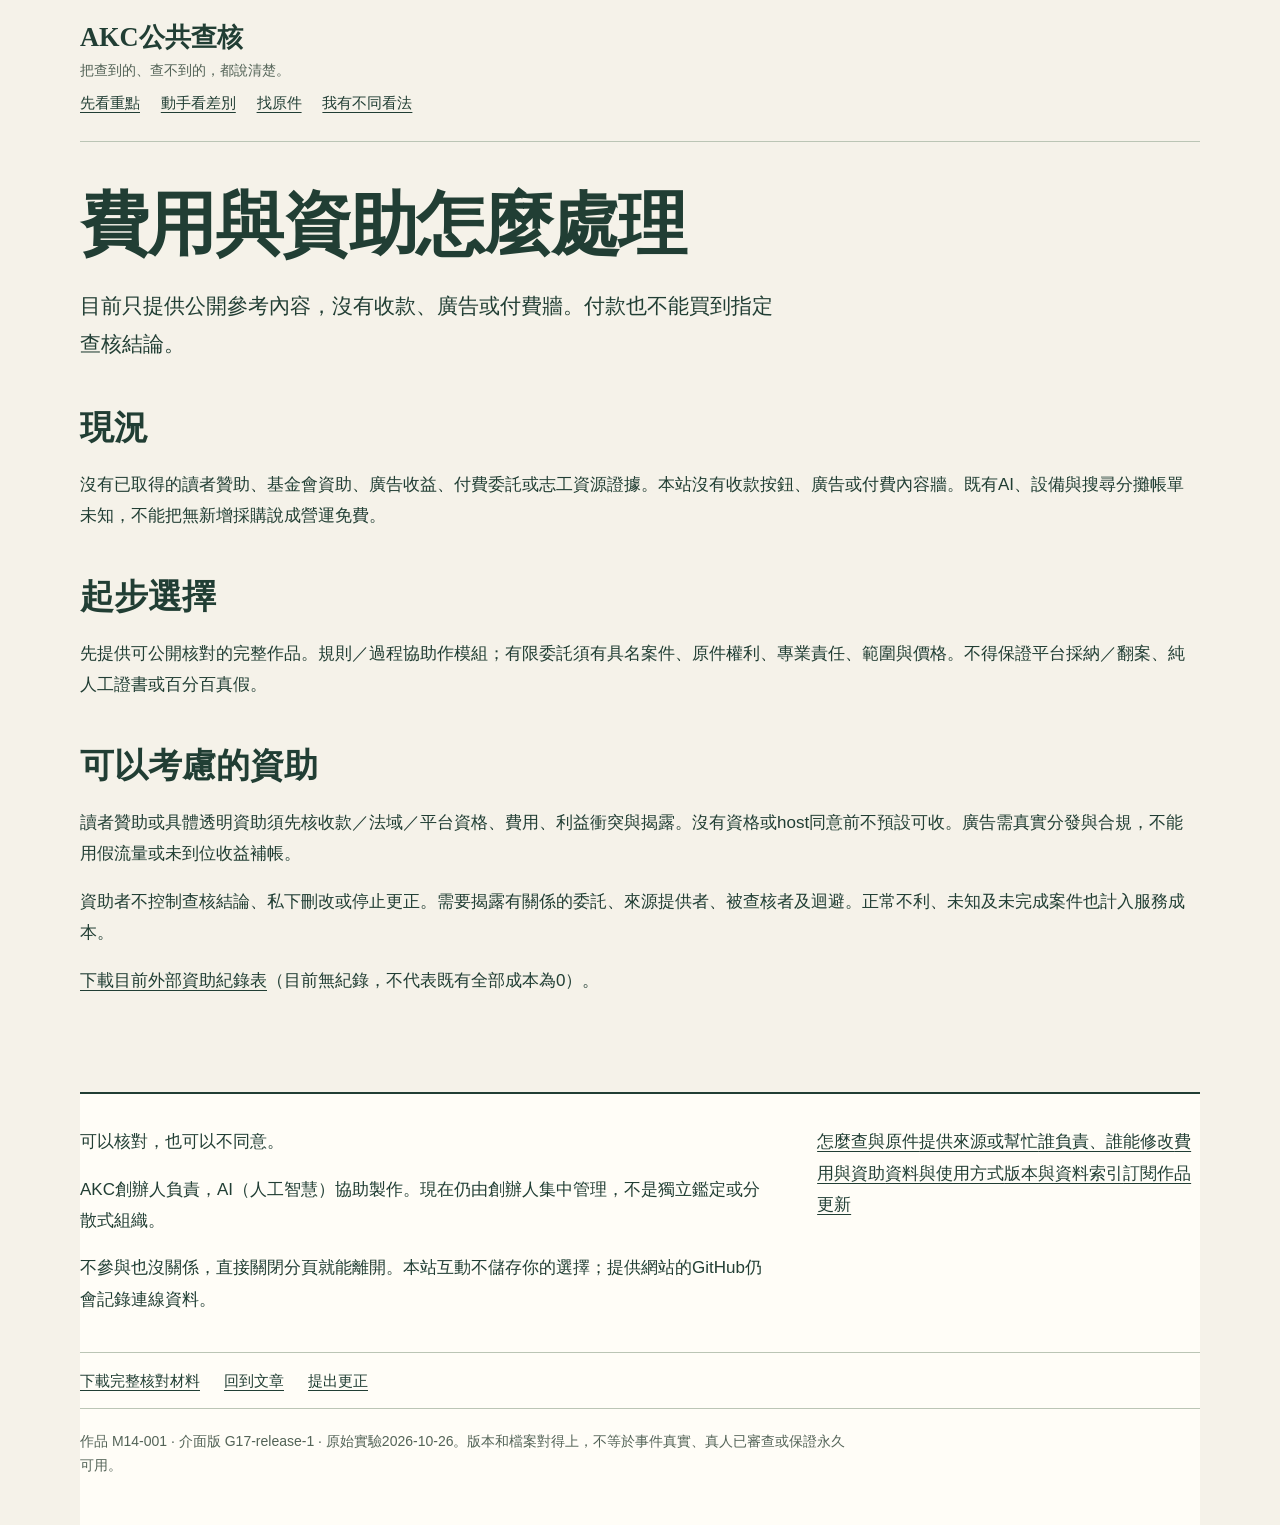
<file: docs/funding.html>
<!doctype html><html lang="zh-Hant"><head><meta charset="utf-8"><meta name="viewport" content="width=device-width,initial-scale=1"><meta name="color-scheme" content="light dark"><title>費用與資助怎麼處理｜AKC 公共查核</title><meta name="description" content="把查到的、查不到的說清楚。直接看重點，或打開三份圖片看看紀錄的差別。"><link rel="stylesheet" href="style.css"><link rel="canonical" href="https://u0u0io4rg4o0b-lab.github.io/akc-public-reference-media/funding.html"><link rel="alternate" type="application/rss+xml" title="訂閱AKC作品更新" href="https://u0u0io4rg4o0b-lab.github.io/akc-public-reference-media/feed.xml"></head><body><a class="skip-link" href="#main">跳到主要內容</a><header class="masthead wrap"><a class="brand" href="index.html" aria-label="AKC公共查核首頁">AKC<span>公共查核</span></a><p class="tagline">把查到的、查不到的，都說清楚。</p><nav class="main-nav" aria-label="主要入口"><a href="article.html">先看重點</a><a href="explore.html">動手看差別</a><a href="method.html#originals">找原件</a><a href="corrections.html">我有不同看法</a></nav></header><main id="main" class="wrap" tabindex="-1"><h1>費用與資助怎麼處理</h1><p class="lead">目前只提供公開參考內容，沒有收款、廣告或付費牆。付款也不能買到指定查核結論。</p><h2>現況</h2><p>沒有已取得的讀者贊助、基金會資助、廣告收益、付費委託或志工資源證據。本站沒有收款按鈕、廣告或付費內容牆。既有AI、設備與搜尋分攤帳單未知，不能把無新增採購說成營運免費。</p><h2>起步選擇</h2><p>先提供可公開核對的完整作品。規則／過程協助作模組；有限委託須有具名案件、原件權利、專業責任、範圍與價格。不得保證平台採納／翻案、純人工證書或百分百真假。</p><h2>可以考慮的資助</h2><p>讀者贊助或具體透明資助須先核收款／法域／平台資格、費用、利益衝突與揭露。沒有資格或host同意前不預設可收。廣告需真實分發與合規，不能用假流量或未到位收益補帳。</p><p>資助者不控制查核結論、私下刪改或停止更正。需要揭露有關係的委託、來源提供者、被查核者及迴避。正常不利、未知及未完成案件也計入服務成本。</p><p><a href="funding-ledger.csv" download>下載目前外部資助紀錄表</a>（目前無紀錄，不代表既有全部成本為0）。</p></main><footer class="site-footer wrap"><div class="foot-grid"><div><p class="footer-heading">可以核對，也可以不同意。</p><p>AKC創辦人負責，AI（人工智慧）協助製作。現在仍由創辦人集中管理，不是獨立鑑定或分散式組織。</p><p>不參與也沒關係，直接關閉分頁就能離開。本站互動不儲存你的選擇；提供網站的GitHub仍會記錄連線資料。</p></div><nav aria-label="其他資料"><a href="method.html">怎麼查與原件</a><a href="participate.html">提供來源或幫忙</a><a href="governance.html">誰負責、誰能修改</a><a href="funding.html">費用與資助</a><a href="privacy.html">資料與使用方式</a><a href="export.json">版本與資料索引</a><a href="feed.xml">訂閱作品更新</a></nav></div><div class="source-strip"><a href="https://u0u0io4rg4o0b-lab.github.io/akc-public-reference-media/downloads/AKC-media-M14-001-G17-release-1.zip" download>下載完整核對材料</a><a href="article.html">回到文章</a><a href="corrections.html">提出更正</a></div><p class="meta" id="edition">作品 M14-001 · 介面版 G17-release-1 · 原始實驗2026-10-26。版本和檔案對得上，不等於事件真實、真人已審查或保證永久可用。</p></footer></body></html>
</file>
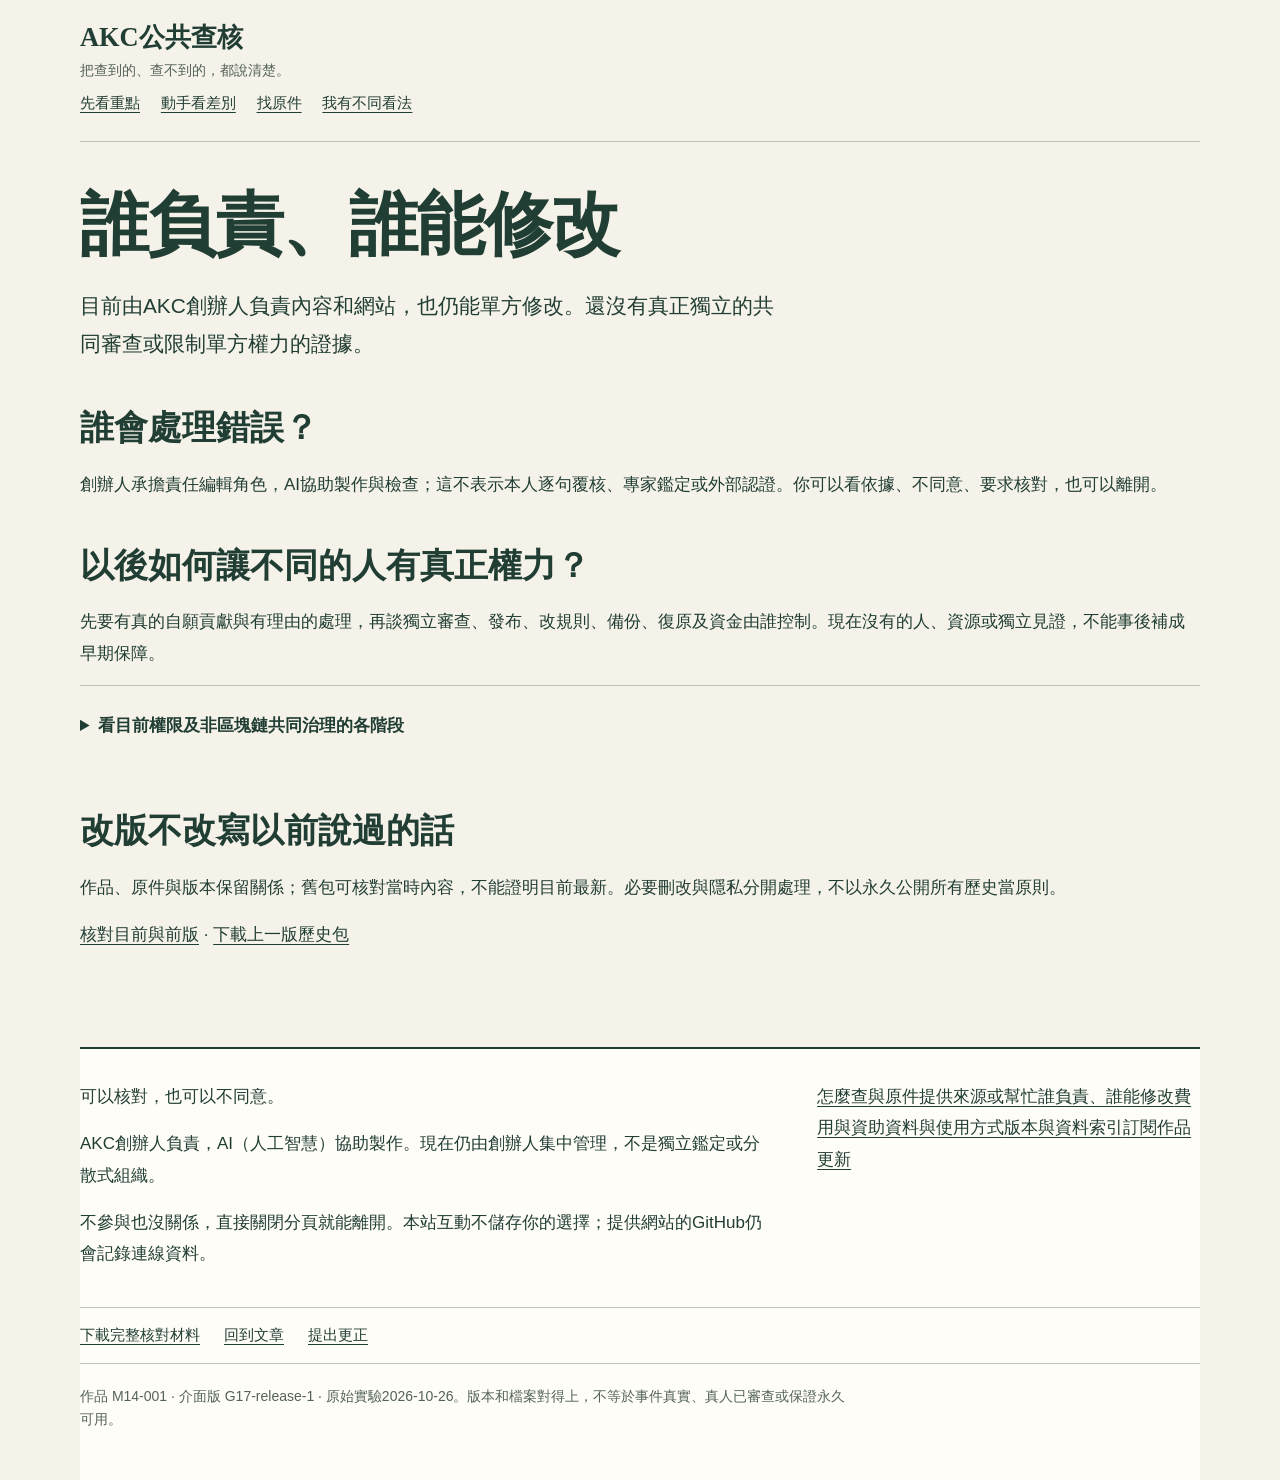
<file: docs/governance.html>
<!doctype html><html lang="zh-Hant"><head><meta charset="utf-8"><meta name="viewport" content="width=device-width,initial-scale=1"><meta name="color-scheme" content="light dark"><title>誰負責、誰能修改｜AKC 公共查核</title><meta name="description" content="把查到的、查不到的說清楚。直接看重點，或打開三份圖片看看紀錄的差別。"><link rel="stylesheet" href="style.css"><link rel="canonical" href="https://u0u0io4rg4o0b-lab.github.io/akc-public-reference-media/governance.html"><link rel="alternate" type="application/rss+xml" title="訂閱AKC作品更新" href="https://u0u0io4rg4o0b-lab.github.io/akc-public-reference-media/feed.xml"></head><body><a class="skip-link" href="#main">跳到主要內容</a><header class="masthead wrap"><a class="brand" href="index.html" aria-label="AKC公共查核首頁">AKC<span>公共查核</span></a><p class="tagline">把查到的、查不到的，都說清楚。</p><nav class="main-nav" aria-label="主要入口"><a href="article.html">先看重點</a><a href="explore.html">動手看差別</a><a href="method.html#originals">找原件</a><a href="corrections.html">我有不同看法</a></nav></header><main id="main" class="wrap" tabindex="-1"><h1>誰負責、誰能修改</h1><p class="lead">目前由AKC創辦人負責內容和網站，也仍能單方修改。還沒有真正獨立的共同審查或限制單方權力的證據。</p><h2>誰會處理錯誤？</h2><p>創辦人承擔責任編輯角色，AI協助製作與檢查；這不表示本人逐句覆核、專家鑑定或外部認證。你可以看依據、不同意、要求核對，也可以離開。</p><h2>以後如何讓不同的人有真正權力？</h2><p>先要有真的自願貢獻與有理由的處理，再談獨立審查、發布、改規則、備份、復原及資金由誰控制。現在沒有的人、資源或獨立見證，不能事後補成早期保障。</p><details class="technical"><summary>看目前權限及非區塊鏈共同治理的各階段</summary><p>F0／S0是目前創辦人負責的有限公開。F1需要真正獨立自願貢獻與可見處理；F2需要不同控制者審查確切版本、有效授權及撤權；F3要逐資源限制單方操作，包括管理員、供應商與復原旁路。</p><p>目前沒有共同審查強制設定。Git分支或CODEOWNERS不是所有根權力的多方門檻；投票也不能把未證明的指控變真。這輪不導入代幣、區塊鏈、KYC或新DAO平台。</p><p><a href="governance-state.json">目前權限資料</a> · <a href="contribute/governance-proposal.md" download>權限變更提案表</a></p></details><h2>改版不改寫以前說過的話</h2><p>作品、原件與版本保留關係；舊包可核對當時內容，不能證明目前最新。必要刪改與隱私分開處理，不以永久公開所有歷史當原則。</p><p><a href="export.json">核對目前與前版</a> · <a href="https://u0u0io4rg4o0b-lab.github.io/akc-public-reference-media/downloads/AKC-media-M14-001-G16-release-2.zip">下載上一版歷史包</a></p></main><footer class="site-footer wrap"><div class="foot-grid"><div><p class="footer-heading">可以核對，也可以不同意。</p><p>AKC創辦人負責，AI（人工智慧）協助製作。現在仍由創辦人集中管理，不是獨立鑑定或分散式組織。</p><p>不參與也沒關係，直接關閉分頁就能離開。本站互動不儲存你的選擇；提供網站的GitHub仍會記錄連線資料。</p></div><nav aria-label="其他資料"><a href="method.html">怎麼查與原件</a><a href="participate.html">提供來源或幫忙</a><a href="governance.html">誰負責、誰能修改</a><a href="funding.html">費用與資助</a><a href="privacy.html">資料與使用方式</a><a href="export.json">版本與資料索引</a><a href="feed.xml">訂閱作品更新</a></nav></div><div class="source-strip"><a href="https://u0u0io4rg4o0b-lab.github.io/akc-public-reference-media/downloads/AKC-media-M14-001-G17-release-1.zip" download>下載完整核對材料</a><a href="article.html">回到文章</a><a href="corrections.html">提出更正</a></div><p class="meta" id="edition">作品 M14-001 · 介面版 G17-release-1 · 原始實驗2026-10-26。版本和檔案對得上，不等於事件真實、真人已審查或保證永久可用。</p></footer></body></html>
</file>
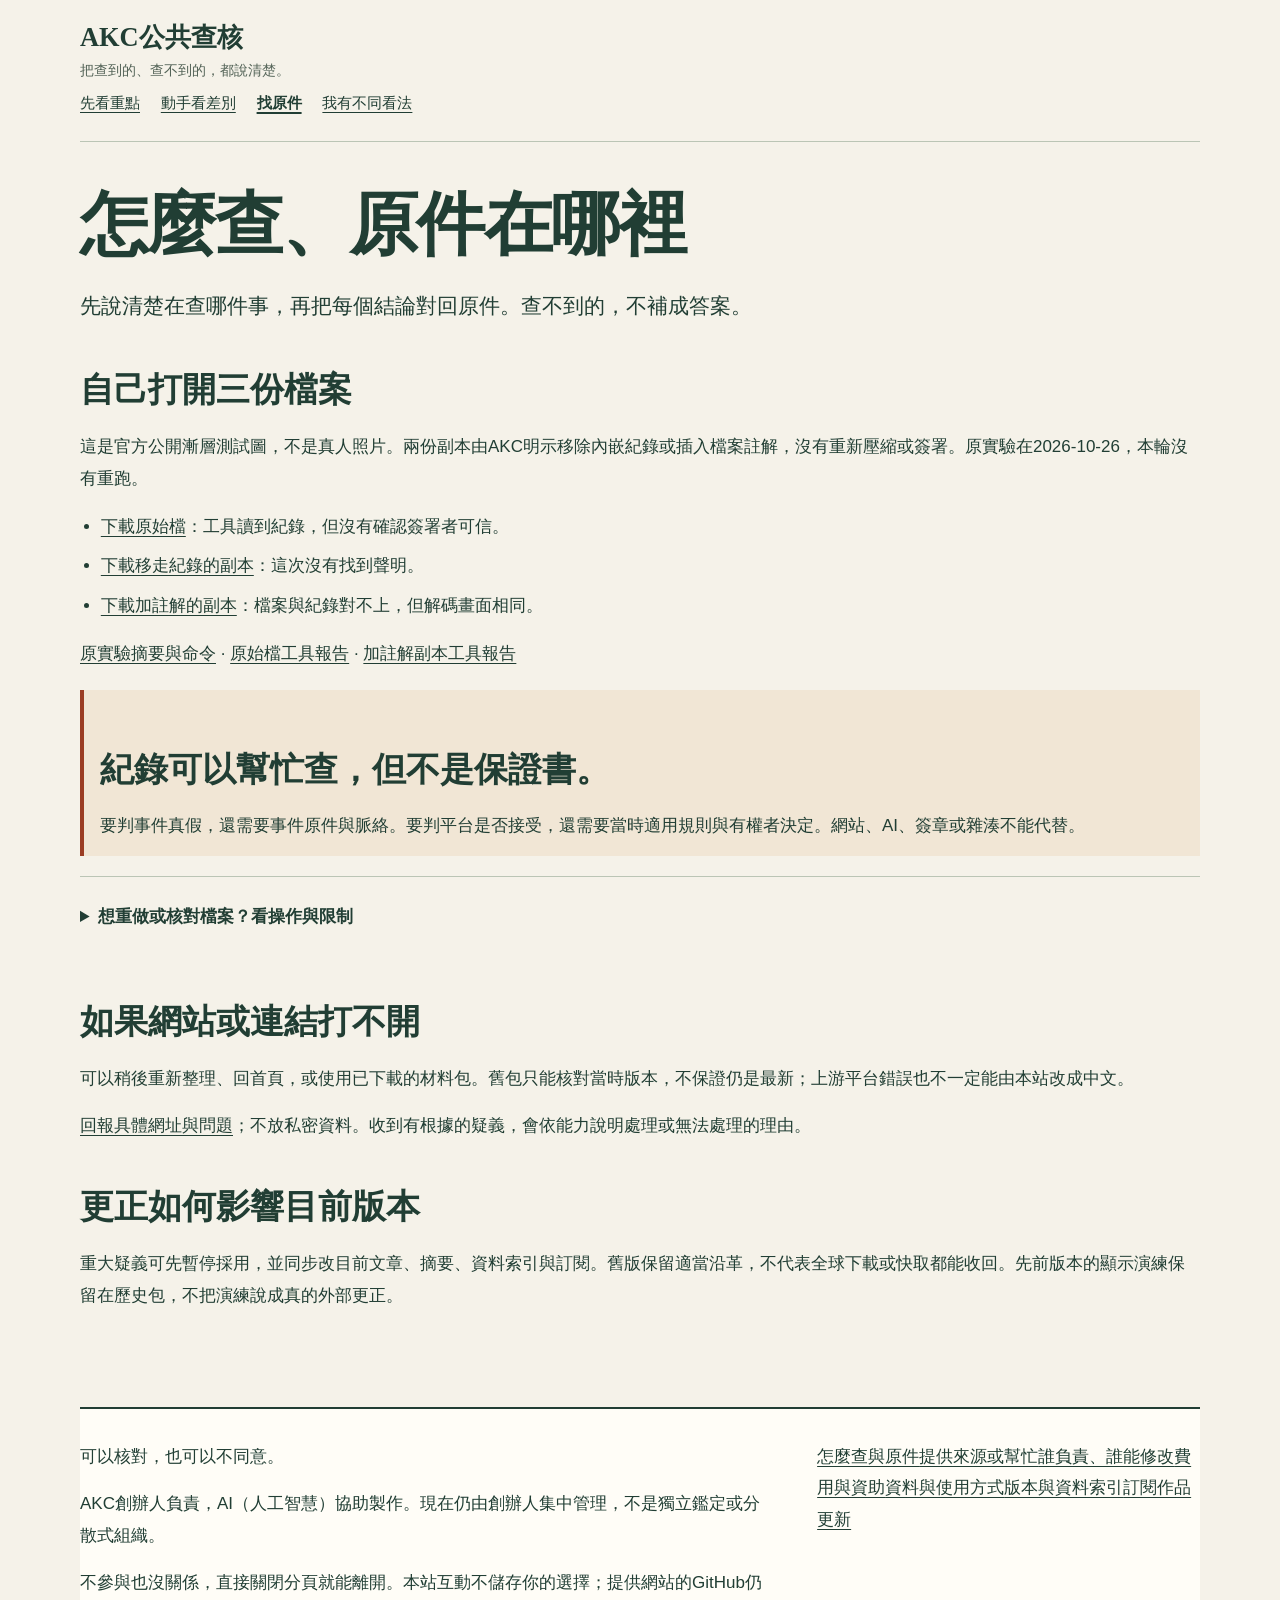
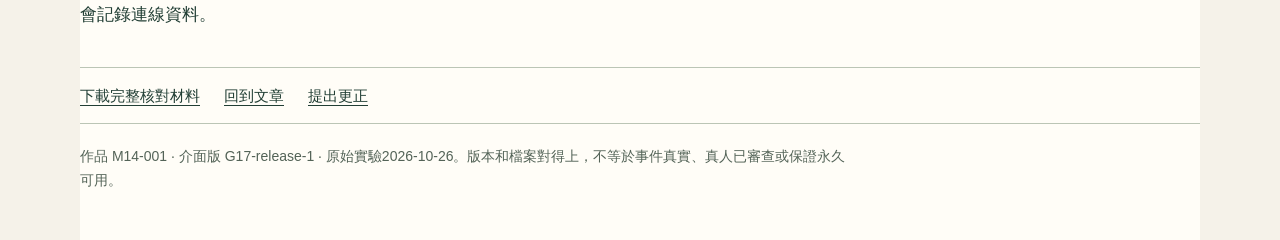
<file: docs/method.html>
<!doctype html><html lang="zh-Hant"><head><meta charset="utf-8"><meta name="viewport" content="width=device-width,initial-scale=1"><meta name="color-scheme" content="light dark"><title>怎麼查、原件在哪裡｜AKC 公共查核</title><meta name="description" content="把查到的、查不到的說清楚。直接看重點，或打開三份圖片看看紀錄的差別。"><link rel="stylesheet" href="style.css"><link rel="canonical" href="https://u0u0io4rg4o0b-lab.github.io/akc-public-reference-media/method.html"><link rel="alternate" type="application/rss+xml" title="訂閱AKC作品更新" href="https://u0u0io4rg4o0b-lab.github.io/akc-public-reference-media/feed.xml"></head><body><a class="skip-link" href="#main">跳到主要內容</a><header class="masthead wrap"><a class="brand" href="index.html" aria-label="AKC公共查核首頁">AKC<span>公共查核</span></a><p class="tagline">把查到的、查不到的，都說清楚。</p><nav class="main-nav" aria-label="主要入口"><a href="article.html">先看重點</a><a href="explore.html">動手看差別</a><a href="method.html#originals" aria-current="page">找原件</a><a href="corrections.html">我有不同看法</a></nav></header><main id="main" class="wrap" tabindex="-1"><h1>怎麼查、原件在哪裡</h1><p class="lead">先說清楚在查哪件事，再把每個結論對回原件。查不到的，不補成答案。</p><section id="originals"><h2>自己打開三份檔案</h2><p>這是官方公開漸層測試圖，不是真人照片。兩份副本由AKC明示移除內嵌紀錄或插入檔案註解，沒有重新壓縮或簽署。原實驗在2026-10-26，本輪沒有重跑。</p><ul class="file-list"><li><a href="evidence/m14/original.jpg" download>下載原始檔</a>：工具讀到紀錄，但沒有確認簽署者可信。</li><li><a href="evidence/m14/stripped-app11.jpg" download>下載移走紀錄的副本</a>：這次沒有找到聲明。</li><li><a href="evidence/m14/comment-inserted.jpg" download>下載加註解的副本</a>：檔案與紀錄對不上，但解碼畫面相同。</li></ul><p><a href="evidence/m14/run-summary.json">原實驗摘要與命令</a> · <a href="evidence/m14/original-native.json">原始檔工具報告</a> · <a href="evidence/m14/comment-native.json">加註解副本工具報告</a></p></section><aside class="important"><h2>紀錄可以幫忙查，但不是保證書。</h2><p>要判事件真假，還需要事件原件與脈絡。要判平台是否接受，還需要當時適用規則與有權者決定。網站、AI、簽章或雜湊不能代替。</p></aside><details class="technical"><summary>想重做或核對檔案？看操作與限制</summary><p><a href="evidence/m14/README.md">核對材料說明</a>、<a href="evidence-catalog.json">原件與紀錄關係</a>、<a href="files.sha256.json">檔案雜湊清單</a>、<a href="sources.json">外部來源與規則</a>。工具須依你自己的環境取得及核版本；原生結果不等於完整製作史、可信身分或真人覆核。</p></details><h2>如果網站或連結打不開</h2><p>可以稍後重新整理、回首頁，或使用已下載的材料包。舊包只能核對當時版本，不保證仍是最新；上游平台錯誤也不一定能由本站改成中文。</p><p><a href="corrections.html">回報具體網址與問題</a>；不放私密資料。收到有根據的疑義，會依能力說明處理或無法處理的理由。</p><h2 id="correction-demo">更正如何影響目前版本</h2><p>重大疑義可先暫停採用，並同步改目前文章、摘要、資料索引與訂閱。舊版保留適當沿革，不代表全球下載或快取都能收回。先前版本的顯示演練保留在歷史包，不把演練說成真的外部更正。</p></main><footer class="site-footer wrap"><div class="foot-grid"><div><p class="footer-heading">可以核對，也可以不同意。</p><p>AKC創辦人負責，AI（人工智慧）協助製作。現在仍由創辦人集中管理，不是獨立鑑定或分散式組織。</p><p>不參與也沒關係，直接關閉分頁就能離開。本站互動不儲存你的選擇；提供網站的GitHub仍會記錄連線資料。</p></div><nav aria-label="其他資料"><a href="method.html">怎麼查與原件</a><a href="participate.html">提供來源或幫忙</a><a href="governance.html">誰負責、誰能修改</a><a href="funding.html">費用與資助</a><a href="privacy.html">資料與使用方式</a><a href="export.json">版本與資料索引</a><a href="feed.xml">訂閱作品更新</a></nav></div><div class="source-strip"><a href="https://u0u0io4rg4o0b-lab.github.io/akc-public-reference-media/downloads/AKC-media-M14-001-G17-release-1.zip" download>下載完整核對材料</a><a href="article.html">回到文章</a><a href="corrections.html">提出更正</a></div><p class="meta" id="edition">作品 M14-001 · 介面版 G17-release-1 · 原始實驗2026-10-26。版本和檔案對得上，不等於事件真實、真人已審查或保證永久可用。</p></footer></body></html>
</file>
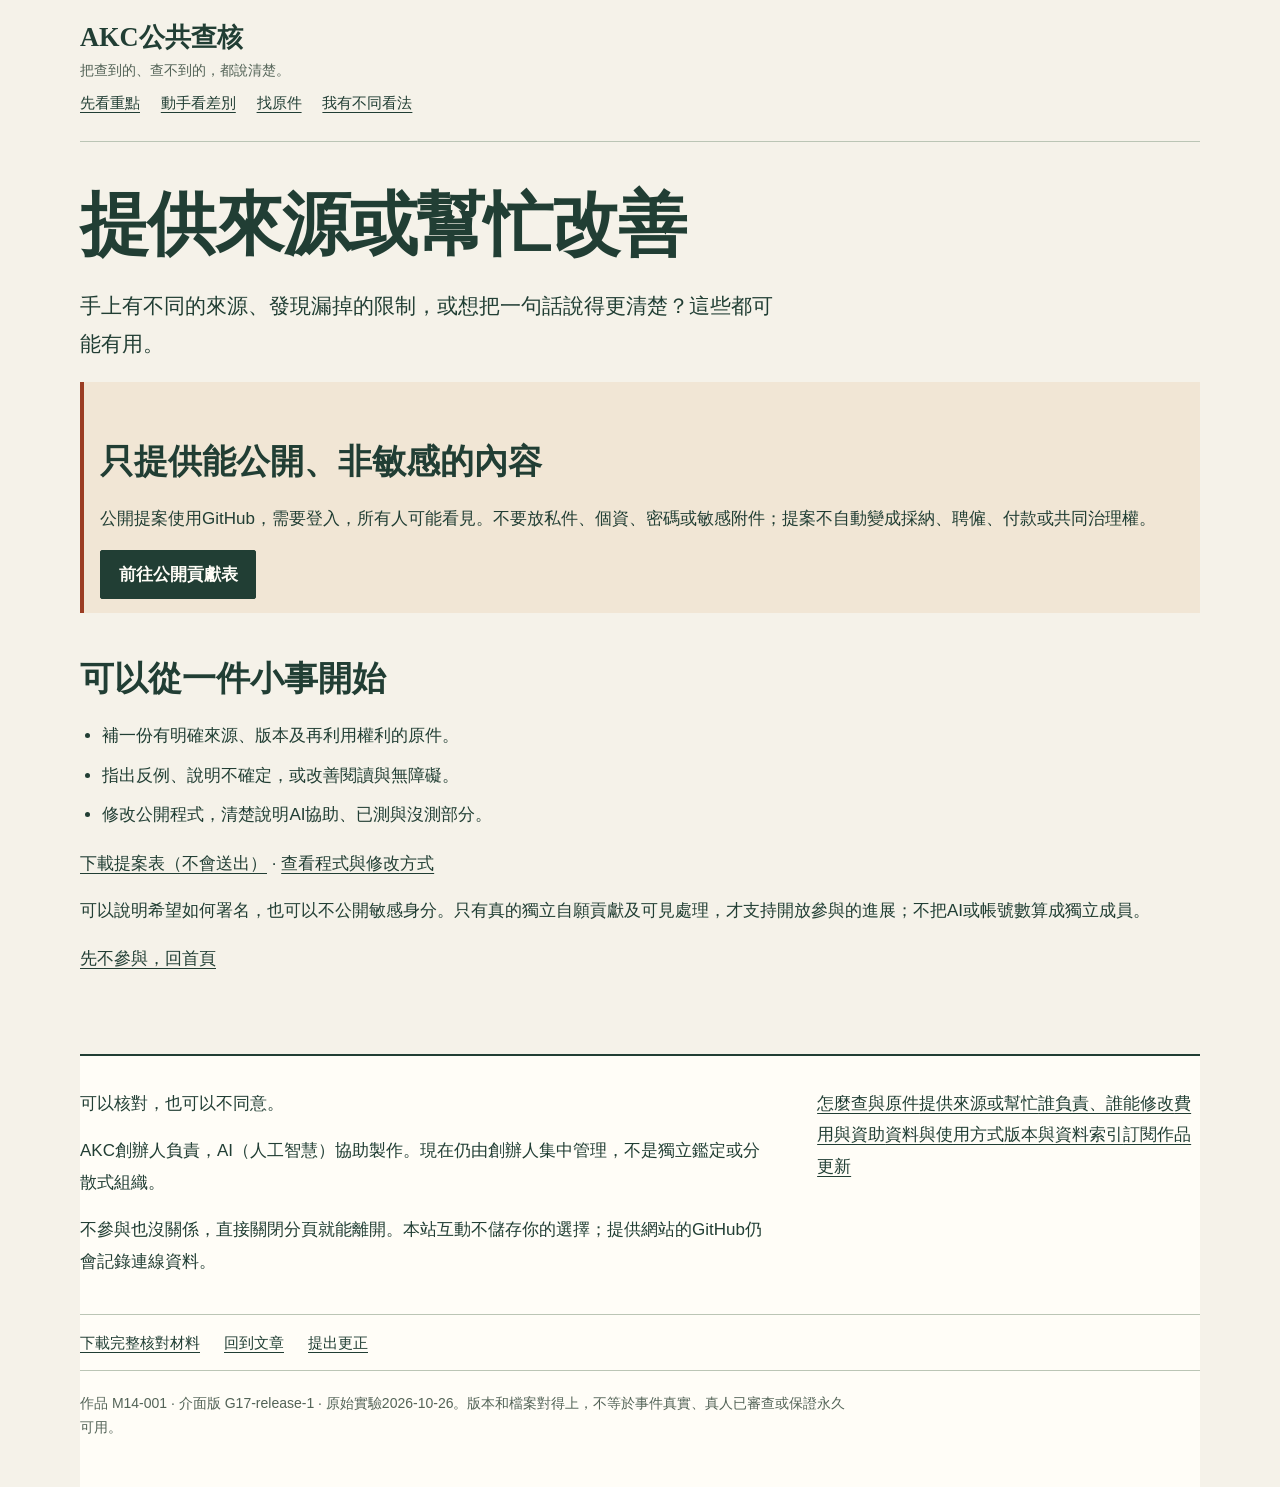
<file: docs/participate.html>
<!doctype html><html lang="zh-Hant"><head><meta charset="utf-8"><meta name="viewport" content="width=device-width,initial-scale=1"><meta name="color-scheme" content="light dark"><title>提供來源或幫忙改善｜AKC 公共查核</title><meta name="description" content="把查到的、查不到的說清楚。直接看重點，或打開三份圖片看看紀錄的差別。"><link rel="stylesheet" href="style.css"><link rel="canonical" href="https://u0u0io4rg4o0b-lab.github.io/akc-public-reference-media/participate.html"><link rel="alternate" type="application/rss+xml" title="訂閱AKC作品更新" href="https://u0u0io4rg4o0b-lab.github.io/akc-public-reference-media/feed.xml"></head><body><a class="skip-link" href="#main">跳到主要內容</a><header class="masthead wrap"><a class="brand" href="index.html" aria-label="AKC公共查核首頁">AKC<span>公共查核</span></a><p class="tagline">把查到的、查不到的，都說清楚。</p><nav class="main-nav" aria-label="主要入口"><a href="article.html">先看重點</a><a href="explore.html">動手看差別</a><a href="method.html#originals">找原件</a><a href="corrections.html">我有不同看法</a></nav></header><main id="main" class="wrap" tabindex="-1"><h1>提供來源或幫忙改善</h1><p class="lead">手上有不同的來源、發現漏掉的限制，或想把一句話說得更清楚？這些都可能有用。</p><aside class="important"><h2>只提供能公開、非敏感的內容</h2><p>公開提案使用GitHub，需要登入，所有人可能看見。不要放私件、個資、密碼或敏感附件；提案不自動變成採納、聘僱、付款或共同治理權。</p><a class="button" href="https://github.com/u0u0io4rg4o0b-lab/akc-public-reference-media/issues/new?template=contribution.md">前往公開貢獻表</a></aside><h2>可以從一件小事開始</h2><ul><li>補一份有明確來源、版本及再利用權利的原件。</li><li>指出反例、說明不確定，或改善閱讀與無障礙。</li><li>修改公開程式，清楚說明AI協助、已測與沒測部分。</li></ul><p><a href="contribute/contribution.md" download>下載提案表（不會送出）</a> · <a href="https://github.com/u0u0io4rg4o0b-lab/akc-public-reference-media">查看程式與修改方式</a></p><p>可以說明希望如何署名，也可以不公開敏感身分。只有真的獨立自願貢獻及可見處理，才支持開放參與的進展；不把AI或帳號數算成獨立成員。</p><a href="index.html">先不參與，回首頁</a></main><footer class="site-footer wrap"><div class="foot-grid"><div><p class="footer-heading">可以核對，也可以不同意。</p><p>AKC創辦人負責，AI（人工智慧）協助製作。現在仍由創辦人集中管理，不是獨立鑑定或分散式組織。</p><p>不參與也沒關係，直接關閉分頁就能離開。本站互動不儲存你的選擇；提供網站的GitHub仍會記錄連線資料。</p></div><nav aria-label="其他資料"><a href="method.html">怎麼查與原件</a><a href="participate.html">提供來源或幫忙</a><a href="governance.html">誰負責、誰能修改</a><a href="funding.html">費用與資助</a><a href="privacy.html">資料與使用方式</a><a href="export.json">版本與資料索引</a><a href="feed.xml">訂閱作品更新</a></nav></div><div class="source-strip"><a href="https://u0u0io4rg4o0b-lab.github.io/akc-public-reference-media/downloads/AKC-media-M14-001-G17-release-1.zip" download>下載完整核對材料</a><a href="article.html">回到文章</a><a href="corrections.html">提出更正</a></div><p class="meta" id="edition">作品 M14-001 · 介面版 G17-release-1 · 原始實驗2026-10-26。版本和檔案對得上，不等於事件真實、真人已審查或保證永久可用。</p></footer></body></html>
</file>
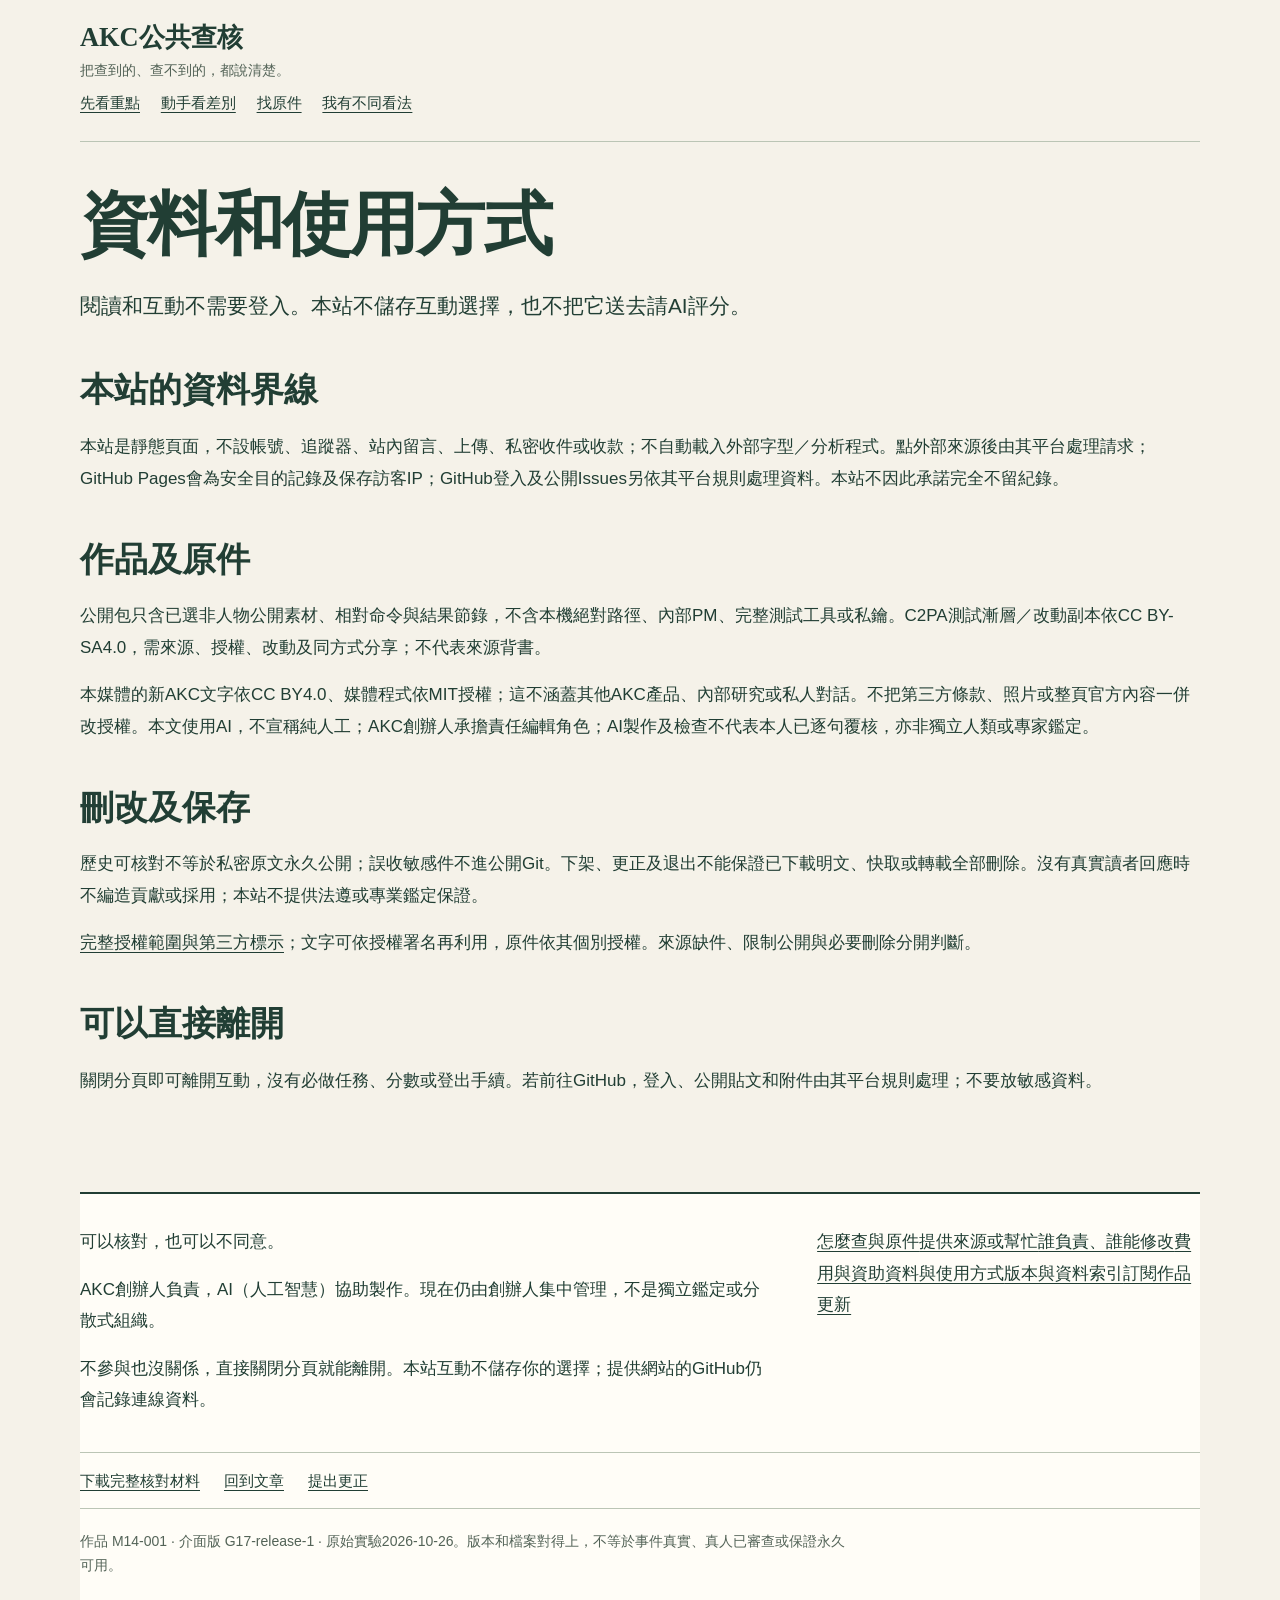
<file: docs/privacy.html>
<!doctype html><html lang="zh-Hant"><head><meta charset="utf-8"><meta name="viewport" content="width=device-width,initial-scale=1"><meta name="color-scheme" content="light dark"><title>資料和使用方式｜AKC 公共查核</title><meta name="description" content="把查到的、查不到的說清楚。直接看重點，或打開三份圖片看看紀錄的差別。"><link rel="stylesheet" href="style.css"><link rel="canonical" href="https://u0u0io4rg4o0b-lab.github.io/akc-public-reference-media/privacy.html"><link rel="alternate" type="application/rss+xml" title="訂閱AKC作品更新" href="https://u0u0io4rg4o0b-lab.github.io/akc-public-reference-media/feed.xml"></head><body><a class="skip-link" href="#main">跳到主要內容</a><header class="masthead wrap"><a class="brand" href="index.html" aria-label="AKC公共查核首頁">AKC<span>公共查核</span></a><p class="tagline">把查到的、查不到的，都說清楚。</p><nav class="main-nav" aria-label="主要入口"><a href="article.html">先看重點</a><a href="explore.html">動手看差別</a><a href="method.html#originals">找原件</a><a href="corrections.html">我有不同看法</a></nav></header><main id="main" class="wrap" tabindex="-1"><h1>資料和使用方式</h1><p class="lead">閱讀和互動不需要登入。本站不儲存互動選擇，也不把它送去請AI評分。</p><h2>本站的資料界線</h2><p>本站是靜態頁面，不設帳號、追蹤器、站內留言、上傳、私密收件或收款；不自動載入外部字型／分析程式。點外部來源後由其平台處理請求；GitHub Pages會為安全目的記錄及保存訪客IP；GitHub登入及公開Issues另依其平台規則處理資料。本站不因此承諾完全不留紀錄。</p><h2>作品及原件</h2><p>公開包只含已選非人物公開素材、相對命令與結果節錄，不含本機絕對路徑、內部PM、完整測試工具或私鑰。C2PA測試漸層／改動副本依CC BY-SA4.0，需來源、授權、改動及同方式分享；不代表來源背書。</p><p>本媒體的新AKC文字依CC BY4.0、媒體程式依MIT授權；這不涵蓋其他AKC產品、內部研究或私人對話。不把第三方條款、照片或整頁官方內容一併改授權。本文使用AI，不宣稱純人工；AKC創辦人承擔責任編輯角色；AI製作及檢查不代表本人已逐句覆核，亦非獨立人類或專家鑑定。</p><h2>刪改及保存</h2><p>歷史可核對不等於私密原文永久公開；誤收敏感件不進公開Git。下架、更正及退出不能保證已下載明文、快取或轉載全部刪除。沒有真實讀者回應時不編造貢獻或採用；本站不提供法遵或專業鑑定保證。</p><p><a href="LICENSES.md">完整授權範圍與第三方標示</a>；文字可依授權署名再利用，原件依其個別授權。來源缺件、限制公開與必要刪除分開判斷。</p><h2>可以直接離開</h2><p>關閉分頁即可離開互動，沒有必做任務、分數或登出手續。若前往GitHub，登入、公開貼文和附件由其平台規則處理；不要放敏感資料。</p></main><footer class="site-footer wrap"><div class="foot-grid"><div><p class="footer-heading">可以核對，也可以不同意。</p><p>AKC創辦人負責，AI（人工智慧）協助製作。現在仍由創辦人集中管理，不是獨立鑑定或分散式組織。</p><p>不參與也沒關係，直接關閉分頁就能離開。本站互動不儲存你的選擇；提供網站的GitHub仍會記錄連線資料。</p></div><nav aria-label="其他資料"><a href="method.html">怎麼查與原件</a><a href="participate.html">提供來源或幫忙</a><a href="governance.html">誰負責、誰能修改</a><a href="funding.html">費用與資助</a><a href="privacy.html">資料與使用方式</a><a href="export.json">版本與資料索引</a><a href="feed.xml">訂閱作品更新</a></nav></div><div class="source-strip"><a href="https://u0u0io4rg4o0b-lab.github.io/akc-public-reference-media/downloads/AKC-media-M14-001-G17-release-1.zip" download>下載完整核對材料</a><a href="article.html">回到文章</a><a href="corrections.html">提出更正</a></div><p class="meta" id="edition">作品 M14-001 · 介面版 G17-release-1 · 原始實驗2026-10-26。版本和檔案對得上，不等於事件真實、真人已審查或保證永久可用。</p></footer></body></html>
</file>
<file: docs/style.css>
/* Original Gate17 stylesheet. System fonts; no remote assets or animation dependency. */
:root {
  color-scheme: light dark;
  --desk: #f5f2e9;
  --paper: #fffdf7;
  --wash: #e8ece1;
  --ink: #213e34;
  --muted: #536357;
  --line: #bbc5b5;
  --accent: #9b3d23;
  --warm: #f1e6d5;
  --focus: #9b3d23;
  --headline: "Iowan Old Style", "Noto Serif TC", "Songti TC", "PMingLiU", serif;
  --body: -apple-system, BlinkMacSystemFont, "PingFang TC", "Microsoft JhengHei", sans-serif;
}
* { box-sizing: border-box; }
html { scroll-behavior: auto; }
body { margin: 0; background: var(--desk); color: var(--ink); font: 1rem/1.85 var(--body); overflow-wrap: break-word; }
[hidden] { display: none !important; }
img { max-inline-size: 100%; block-size: auto; }
button, input, select, textarea { font: inherit; }
button, summary, a { -webkit-tap-highlight-color: transparent; }
a { color: var(--ink); text-decoration-thickness: 1px; text-underline-offset: .24em; overflow-wrap: anywhere; }
a:hover { color: var(--accent); text-decoration-thickness: 2px; }
button { cursor: pointer; }
:where(a, button, input, select, textarea, summary):focus-visible { outline: 3px solid var(--focus); outline-offset: 4px; }
button:disabled { cursor: default; opacity: .65; }
p { margin: 0 0 1rem; }
ul, ol { padding-inline-start: 1.4rem; }
li + li { margin-block-start: .5rem; }
h1, h2, h3 { color: var(--ink); text-wrap: pretty; }
h1 { margin: .4rem 0 1.3rem; font: 650 clamp(2.15rem, 5.4vw, 4.3rem)/1.2 var(--headline); letter-spacing: -.025em; }
h2 { margin: 2.6rem 0 1rem; font: 650 clamp(1.55rem, 2.7vw, 2.1rem)/1.45 var(--headline); }
h3 { margin: 1.5rem 0 .65rem; font-size: 1.15rem; line-height: 1.5; }
strong { font-weight: 700; }
figure { margin: 1.6rem 0; }
figcaption, .meta, .paper-caption { color: var(--muted); font-size: .875rem; line-height: 1.7; }
code, pre { font-family: ui-monospace, "SFMono-Regular", Consolas, monospace; font-size: .86em; overflow-wrap: anywhere; }
pre { max-inline-size: 100%; margin: 1.2rem 0; padding: 1rem; background: var(--wash); white-space: pre-wrap; }
hr { border: 0; border-block-start: 1px solid var(--line); margin-block: 2rem; }
.wrap { inline-size: min(100% - 3rem, 70rem); margin-inline: auto; }
main.wrap { padding-block: 2.2rem 1rem; }
.masthead { border-block-end: 1px solid var(--line); padding-block: 1.2rem; }
.masthead .wrap { display: flex; align-items: baseline; flex-wrap: wrap; gap: .45rem 1.8rem; }
.brand { color: var(--ink); font: 700 1.65rem/1.4 var(--headline); text-decoration: none; }
.tagline { margin: 0; color: var(--muted); font-size: .9rem; }
.main-nav { display: flex; flex-wrap: wrap; align-items: center; gap: .45rem 1.3rem; margin-inline-start: auto; }
.main-nav ul { display: flex; flex-wrap: wrap; gap: .45rem 1.3rem; list-style: none; padding: 0; margin: 0; }
.main-nav li { margin: 0; }
.main-nav a { display: inline-block; padding-block: .35rem; font-size: .94rem; }
.main-nav a[aria-current="page"] { text-decoration-thickness: 2px; font-weight: 700; }
.skip-link { position: fixed; z-index: 100; inset-block-start: .7rem; inset-inline-start: .7rem; max-inline-size: calc(100vw - 1.4rem); padding: .65rem 1rem; background: var(--paper); color: var(--ink); transform: translateY(-200%); }
.skip-link:focus { transform: none; }
.hero { display: grid; grid-template-columns: minmax(0, 1.08fr) minmax(0, .92fr); align-items: center; gap: clamp(1.8rem, 4vw, 4rem); padding-block: 1.1rem 3.2rem; }
.hero-copy { min-inline-size: 0; max-inline-size: 39rem; }
.hero-visual { min-inline-size: 0; margin: 0; padding-block-start: 1rem; border-block-start: 2px solid var(--ink); }
.eyebrow { margin-block-end: .7rem; color: var(--accent); font-size: .9rem; font-weight: 650; }
.lead { max-inline-size: 44rem; font-size: clamp(1.1rem, 1.7vw, 1.3rem); line-height: 1.8; }
.actions { display: flex; flex-wrap: wrap; align-items: center; gap: .75rem 1.1rem; margin-block: 1.5rem; }
.button { display: inline-flex; align-items: center; justify-content: center; min-block-size: 44px; padding: .65rem 1.1rem; border: 1px solid var(--ink); border-radius: 2px; background: var(--ink); color: var(--paper); font-weight: 650; line-height: 1.5; text-align: center; text-decoration: none; }
.button:hover { background: var(--accent); border-color: var(--accent); color: var(--paper); }
.button.secondary { background: transparent; color: var(--ink); }
.button.secondary:hover { background: var(--wash); border-color: var(--ink); }
.paper-stack { display: grid; grid-template-columns: repeat(3, minmax(0, 1fr)); align-items: start; gap: .5rem; padding-block: .5rem 1.1rem; }
.paper { min-inline-size: 0; padding: .6rem .5rem .8rem; background: var(--paper); border: 1px solid var(--line); border-block-start: 4px solid var(--line); box-shadow: 0 3px 0 color-mix(in srgb, var(--ink) 10%, transparent); }
.paper:nth-child(2) { margin-block-start: .8rem; border-block-start-color: var(--accent); }
.paper:nth-child(3) { margin-block-start: 1.6rem; }
.paper-tab { display: block; min-block-size: 3.2em; margin-block-end: .55rem; font-size: .875rem; font-weight: 650; line-height: 1.6; }
.paper-img { display: block; inline-size: 100%; aspect-ratio: 1 / 1.1; object-fit: cover; border: 1px solid var(--line); }
.paper-caption { margin: .6rem 0 0; }
.annotation { color: var(--muted); font-size: .9rem; line-height: 1.75; }
.section-heading { display: flex; align-items: baseline; flex-wrap: wrap; justify-content: space-between; gap: .5rem 2rem; border-block-start: 2px solid var(--ink); margin-block-start: 1.8rem; padding-block-start: 1rem; }
.section-heading h2 { margin: 0 0 .75rem; }
.section-heading p { max-inline-size: 36rem; color: var(--muted); }
.three-read > * { padding-block: 1.3rem; border-block-end: 1px solid var(--line); }
.three-read h3 { margin-block-start: 0; }
.reading-steps { max-inline-size: 52rem; }
.reading-steps li { padding-inline-start: .25rem; }
.reading-steps li::marker { color: var(--accent); font-weight: 700; }
.quick-take { margin-block: 1.8rem; padding: 1.4rem clamp(1rem, 2.8vw, 2rem); border-block: 1px solid var(--line); background: var(--paper); }
.quick-take h2:first-child, .quick-take h3:first-child { margin-block-start: 0; }
.important { border-inline-start: 4px solid var(--accent); padding: .9rem 1rem; margin-block: 1.25rem; background: var(--warm); }
.important p:last-child, .quick-take p:last-child { margin-block-end: 0; }
.source-strip { display: flex; flex-wrap: wrap; gap: .45rem 1.5rem; margin-block: 1.3rem; padding-block: .85rem; border-block: 1px solid var(--line); font-size: .94rem; }
.article-current-summary { font-size: 1.1rem; font-weight: 600; }
.technical { padding-block: 1.1rem; border-block-start: 1px solid var(--line); margin-block: 1rem; }
details > summary { cursor: pointer; font-weight: 650; padding-block: .4rem; }
details[open] > summary { margin-block-end: .8rem; }
.editor-note { padding-block: 1rem; border-block-start: 2px solid var(--ink); font-size: .94rem; }
.guide-intro { max-inline-size: 48rem; margin-block-end: 1.8rem; }
.sample-picker { display: grid; grid-template-columns: repeat(3, minmax(0, 1fr)); gap: .55rem; margin-block: 1.3rem 1.6rem; }
.sample-card { display: block; min-inline-size: 0; min-block-size: 44px; padding: .85rem .7rem; border: 1px solid var(--line); border-block-end: 4px solid var(--line); border-radius: 0; background: var(--paper); color: var(--ink); font-size: .96rem; line-height: 1.6; text-align: start; text-decoration: none; }
.sample-card strong { display: block; }
.sample-card:hover { border-color: var(--accent); color: var(--ink); }
.sample-card.is-active, .sample-card[aria-pressed="true"], .sample-card[aria-current="true"] { border-color: var(--accent); border-block-end-width: 4px; background: var(--warm); font-weight: 650; }
.sample-panels { max-inline-size: 56rem; }
.sample-panel { padding-block: 1rem 1.5rem; border-block-start: 1px solid var(--line); scroll-margin-block-start: 1.2rem; }
.sample-panel h2:first-child, .sample-panel h3:first-child { margin-block-start: 0; }
.sample-panel > img { display: block; inline-size: min(100%, 34rem); max-block-size: 21rem; object-fit: contain; }
.finding, .cannot { padding: 1rem 1.2rem; margin-block: 1rem; border-inline-start: 4px solid var(--ink); background: var(--wash); }
.cannot { border-color: var(--accent); background: var(--warm); }
.finding p:last-child, .cannot p:last-child { margin-block-end: 0; }
.guide-question { margin-block: 1.7rem; padding-block-start: 1rem; border-block-start: 2px solid var(--ink); }
.question-list { display: grid; gap: .7rem; padding: 0; list-style: none; }
.question-list li { margin: 0; }
.question-button { inline-size: 100%; min-block-size: 44px; padding: .85rem 1rem; border: 1px solid var(--line); border-inline-start: 4px solid var(--line); border-radius: 0; background: var(--paper); color: var(--ink); line-height: 1.75; text-align: start; }
.question-button:hover { border-color: var(--accent); }
.question-button[aria-pressed="true"] { border-inline-start-color: var(--accent); font-weight: 650; }
.question-feedback { margin-block: 1rem; padding: 1rem 1.2rem; border-inline-start: 4px solid var(--accent); background: var(--warm); }
.question-feedback:empty { padding: 0; margin: 0; border: 0; }
.return-links { display: flex; flex-wrap: wrap; gap: .7rem 1.3rem; padding-block: 1.2rem; margin-block-start: 1.5rem; border-block-start: 1px solid var(--line); }
.all-toggle { display: inline-flex; align-items: center; min-block-size: 44px; padding: .5rem .2rem; background: transparent; color: var(--ink); border: 0; text-decoration: underline; text-underline-offset: .24em; }
.link-grid { display: grid; grid-template-columns: repeat(2, minmax(0, 1fr)); column-gap: 2rem; }
.link-grid > * { min-inline-size: 0; padding-block: 1.1rem; border-block-end: 1px solid var(--line); }
.utility { max-inline-size: 54rem; }
.stage { margin-block: 1.2rem; padding-block-start: .9rem; border-block-start: 1px solid var(--line); }
.stage h3 { margin-block-start: 0; }
.meta { overflow-wrap: anywhere; }
.file-list { padding-inline-start: 1.3rem; overflow-wrap: anywhere; }
table, .plain-table table { inline-size: 100%; border-collapse: collapse; table-layout: fixed; font-size: .94rem; line-height: 1.7; }
caption { text-align: start; margin-block-end: .7rem; font-weight: 650; }
th, td { vertical-align: top; text-align: start; padding: .85rem .65rem; border-block-end: 1px solid var(--line); overflow-wrap: anywhere; }
th { font-weight: 700; }
thead th { border-block-start: 2px solid var(--ink); }
.plain-table { margin-block: 1.4rem; max-inline-size: 100%; }
.sr-only { position: absolute; inline-size: 1px; block-size: 1px; padding: 0; margin: -1px; overflow: hidden; clip-path: inset(50%); white-space: nowrap; border: 0; }
.site-footer { margin-block-start: 4rem; padding-block: 2rem; border-block-start: 2px solid var(--ink); background: var(--paper); }
.foot-grid { display: grid; grid-template-columns: minmax(0, 1.8fr) minmax(0, 1fr); gap: 1rem 3rem; }
.site-footer h2, .site-footer h3 { margin-block-start: 0; font-size: 1.1rem; }
.site-footer p { max-inline-size: 48rem; }
.legal-status { margin-block-start: 1.2rem; color: var(--muted); font-size: .875rem; line-height: 1.75; }
.maintenance-note { margin-block: 1.5rem; padding: 1rem 1.2rem; border: 1px dashed var(--line); background: var(--wash); }
.error-page { max-inline-size: 43rem; padding-block: 2rem 4rem; }
@media (max-width: 760px) {
  .hero { grid-template-columns: minmax(0, 1fr); gap: 1.8rem; padding-block-end: 2rem; }
  .hero-visual { max-inline-size: 34rem; }
  .main-nav { margin-inline-start: 0; flex-basis: 100%; }
  .link-grid, .foot-grid { grid-template-columns: minmax(0, 1fr); }
  .site-footer { margin-block-start: 2.7rem; }
}
@media (max-width: 420px) {
  .wrap { inline-size: calc(100% - 2.25rem); }
  main.wrap { padding-block-start: 1.4rem; }
  .brand { font-size: 1.45rem; }
  .main-nav, .main-nav ul { column-gap: 1rem; }
  .hero { padding-block-start: .5rem; }
  .lead { font-size: 1.1rem; }
  .sample-picker { gap: .35rem; }
  .sample-card { padding: .7rem .4rem; font-size: .875rem; }
  .paper { padding-inline: .4rem; }
  .paper-tab, .paper-caption { font-size: .8125rem; }
  th, td { padding: .7rem .35rem; font-size: .875rem; }
  .finding, .cannot, .question-feedback { padding: .85rem 1rem; }
}
@media (prefers-color-scheme: dark) {
  :root { --desk: #17251f; --paper: #20352b; --wash: #2a4034; --ink: #e6edde; --muted: #b9c8b5; --line: #617260; --accent: #f1aa7b; --warm: #3b3427; --focus: #ffc28c; }
  .button:hover { background: var(--accent); color: var(--desk); }
  .button.secondary { color: var(--ink); }
  .button.secondary:hover { background: var(--wash); color: var(--ink); }
}
@media (prefers-reduced-motion: reduce) {
  *, *::before, *::after { scroll-behavior: auto !important; animation: none !important; transition: none !important; }
}
@media print {
  :root { color-scheme: light; --desk: #fff; --paper: #fff; --wash: #f2f2ee; --ink: #111; --muted: #333; --line: #777; --accent: #333; --warm: #f2f2ee; }
  body { font-size: 11pt; }
  .wrap { inline-size: 100%; }
  .main-nav, .skip-link { display: none; }
  .hero { display: block; }
  h1 { font-size: 27pt; }
  h2, h3 { break-after: avoid; }
  a { color: inherit; }
  .site-footer { margin-block-start: 1.5rem; }
}

/* Gate17 observed phone feedback repair: adjacent native disclosure. */
.question-list{display:block}.question-item{margin-block:.65rem;border:1px solid var(--line);border-inline-start:4px solid var(--line);padding:.8rem 1rem;background:var(--paper)}.question-item summary{min-block-size:44px;align-content:center;font-weight:650}.question-item p{margin:.8rem 0 .25rem;line-height:1.9}

/* Keep base Chinese reading type at least the prior 17px. */
body{font-size:17px}

/* 320px observed three-column text repair: full-width reading results. */
.result-list{display:grid;grid-template-columns:repeat(3,minmax(0,1fr));gap:1.2rem;margin-block:1.5rem}.plain-result{min-inline-size:0;border-block-start:2px solid var(--ink);padding-block-start:1rem}.plain-result h3{margin-block:0 1rem}.result-label{font-weight:700;color:var(--accent);margin-block-end:.35rem}.plain-result p{font-size:17px}
@media(max-width:760px){.result-list{grid-template-columns:minmax(0,1fr)}}
</file>
